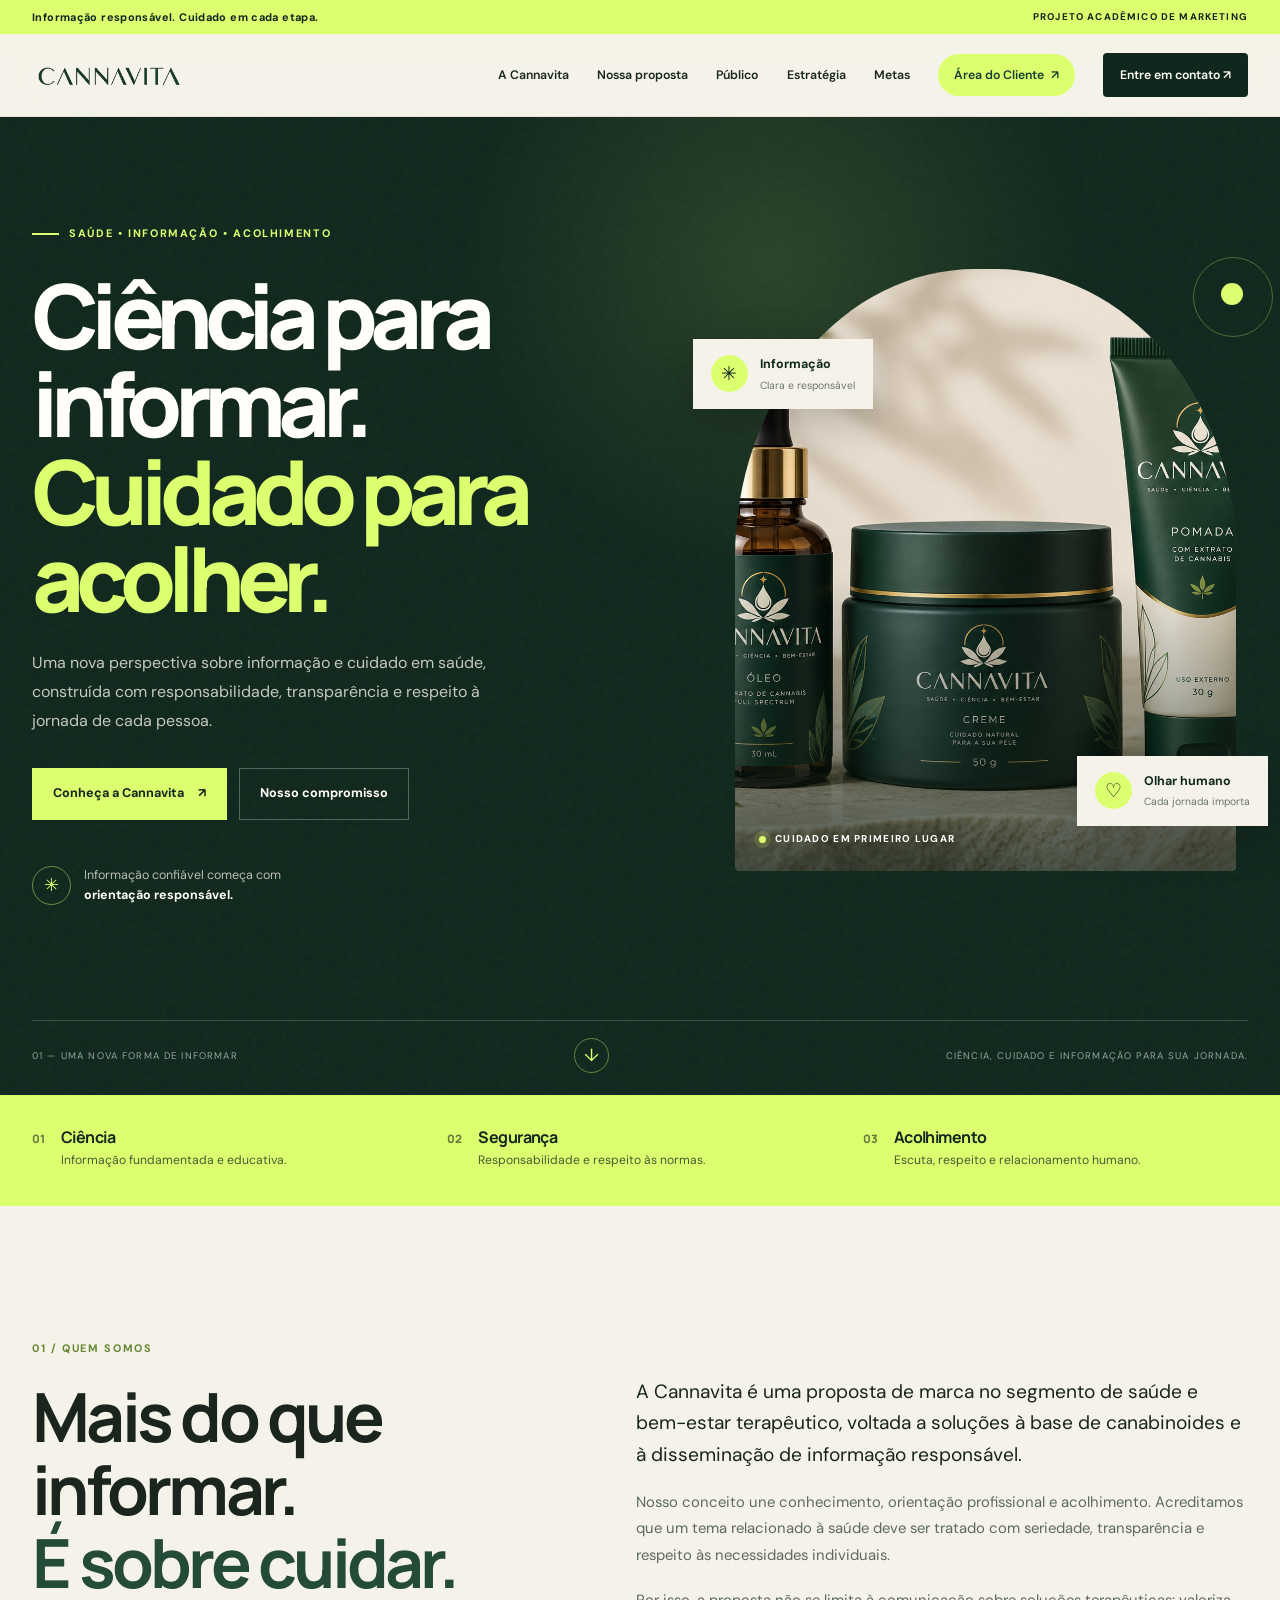
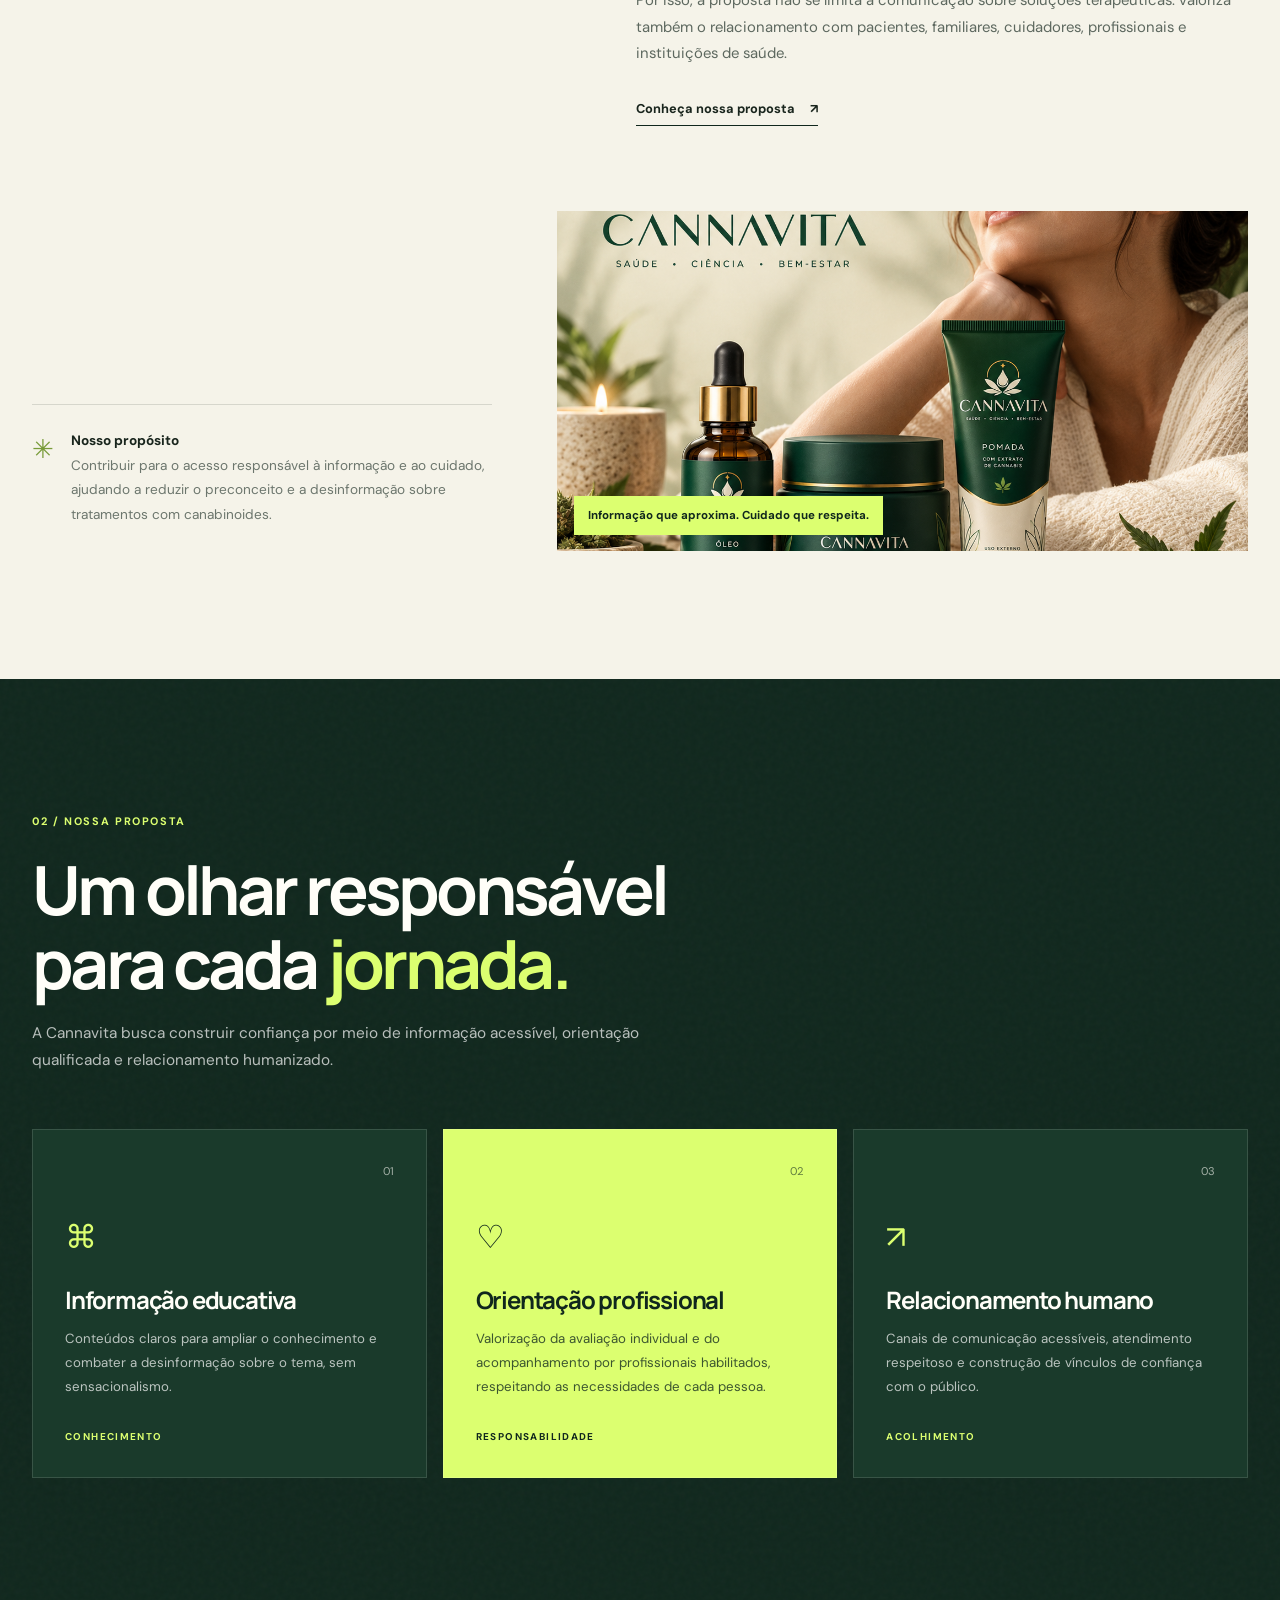
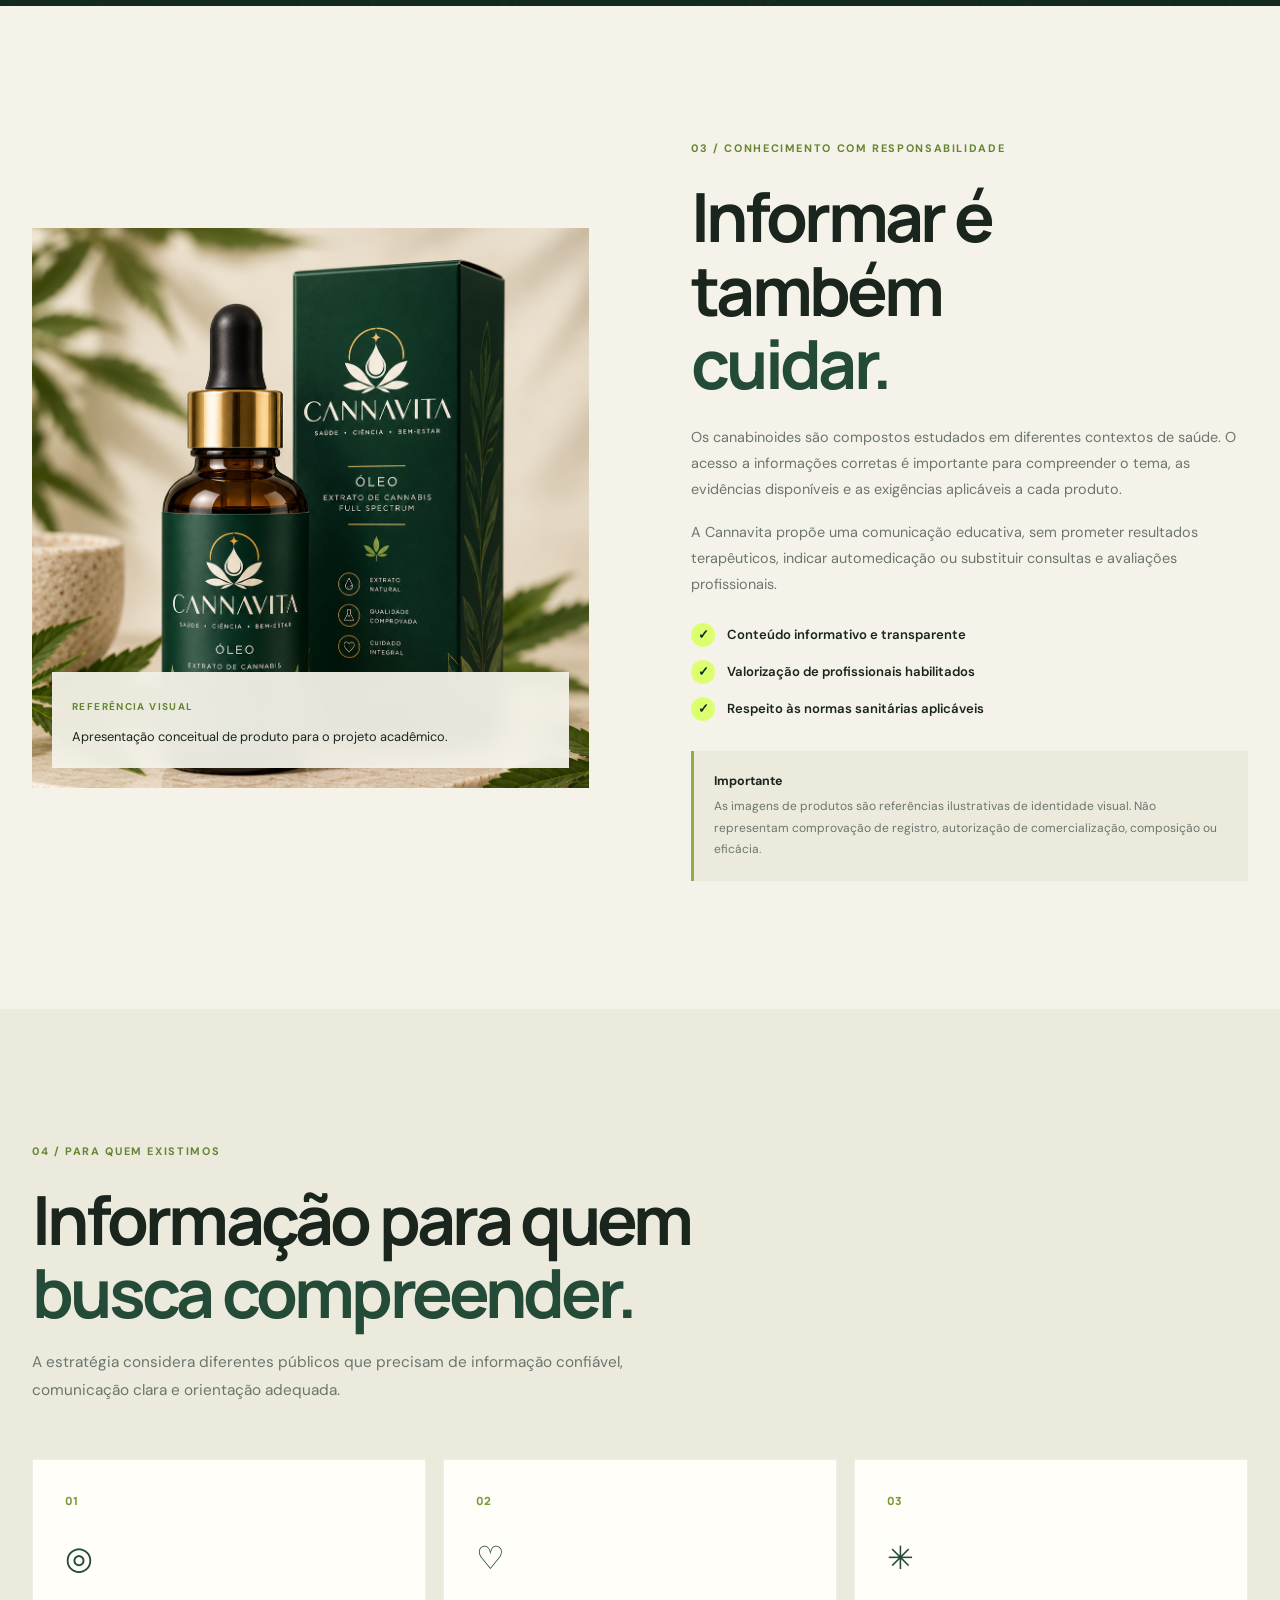
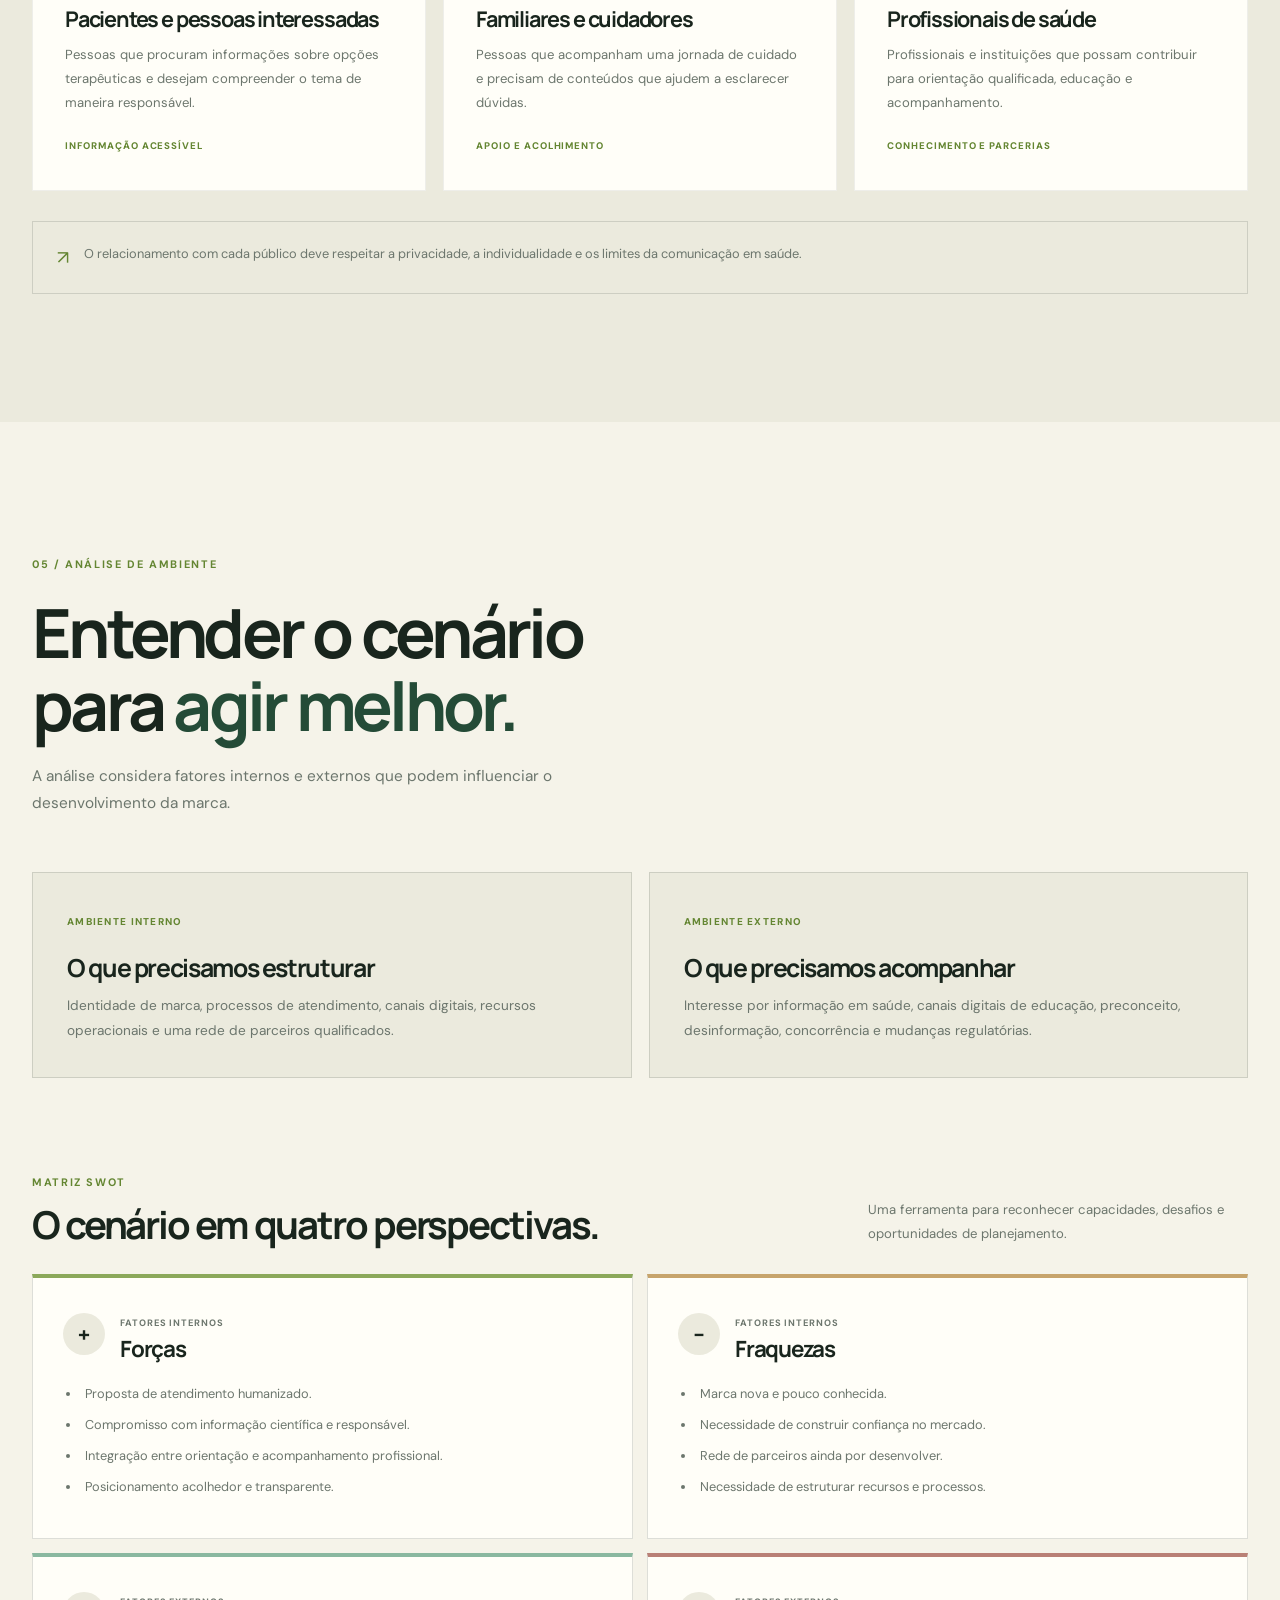
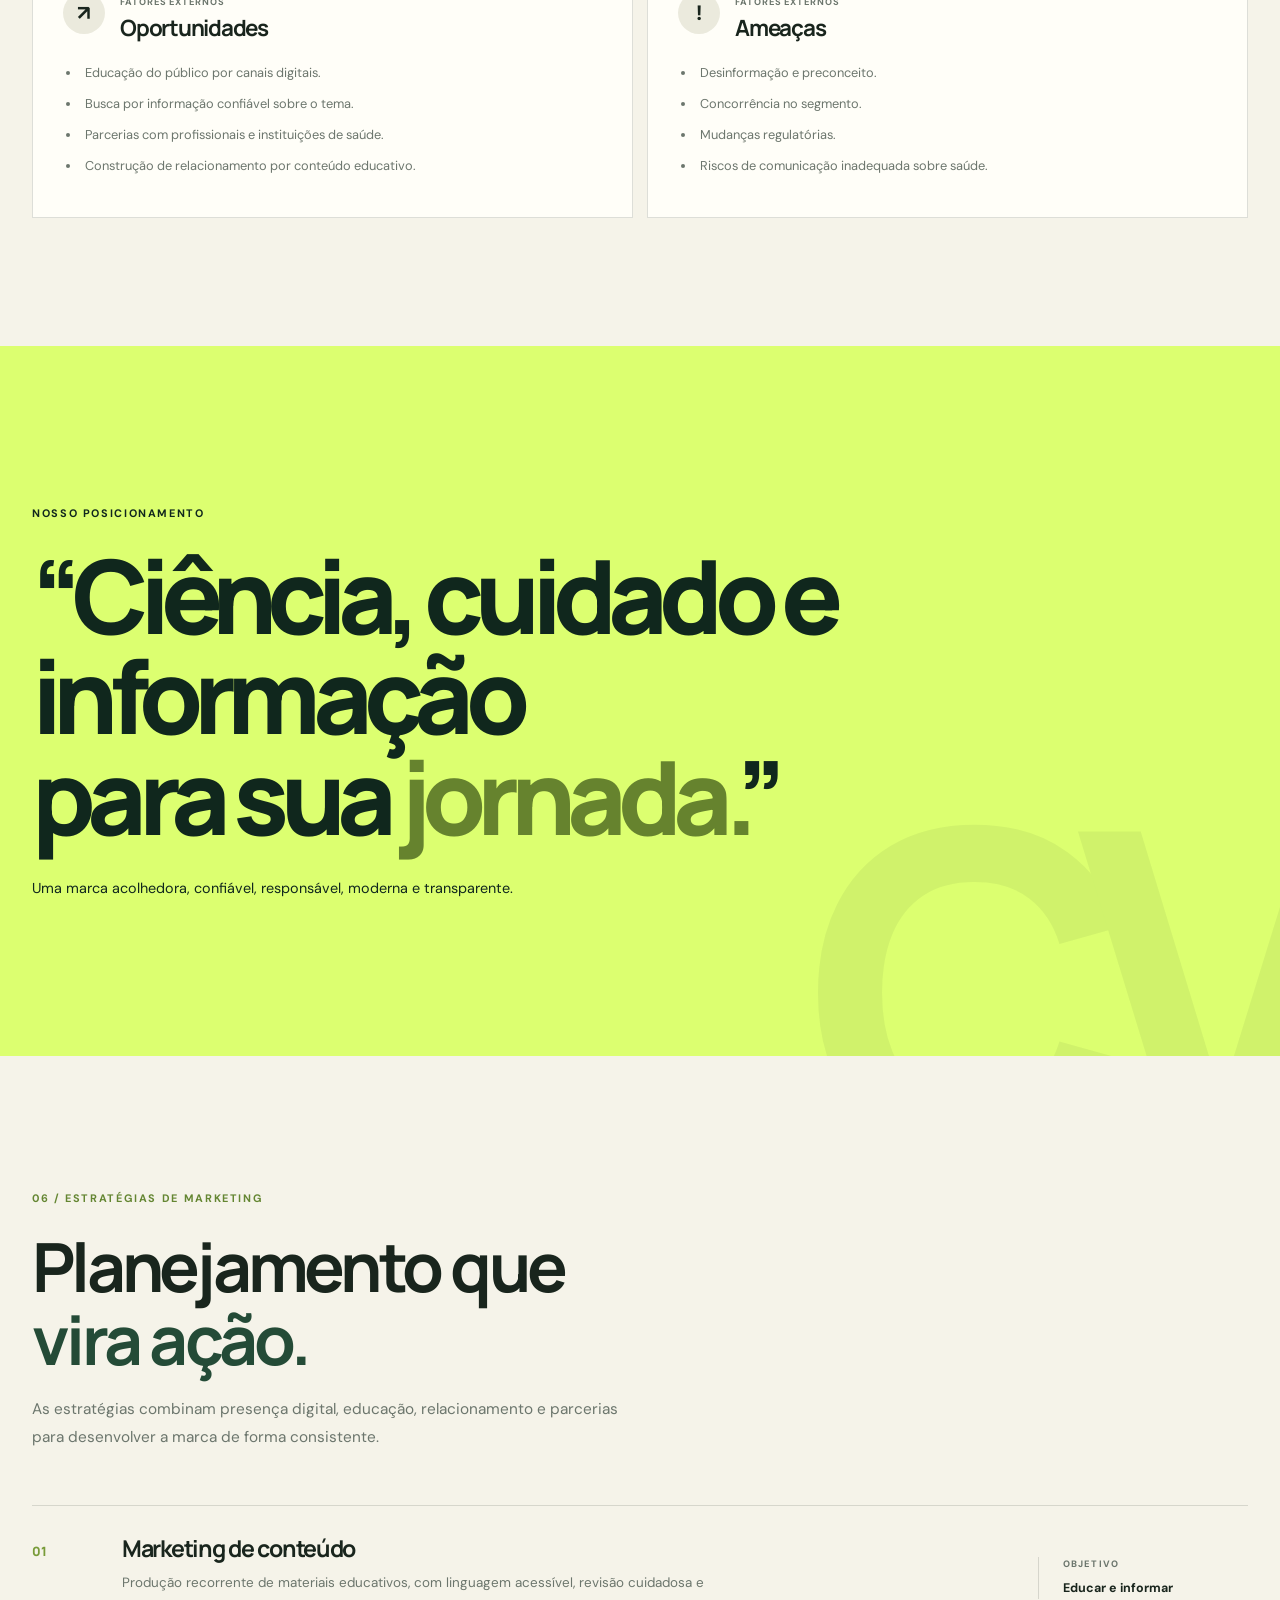
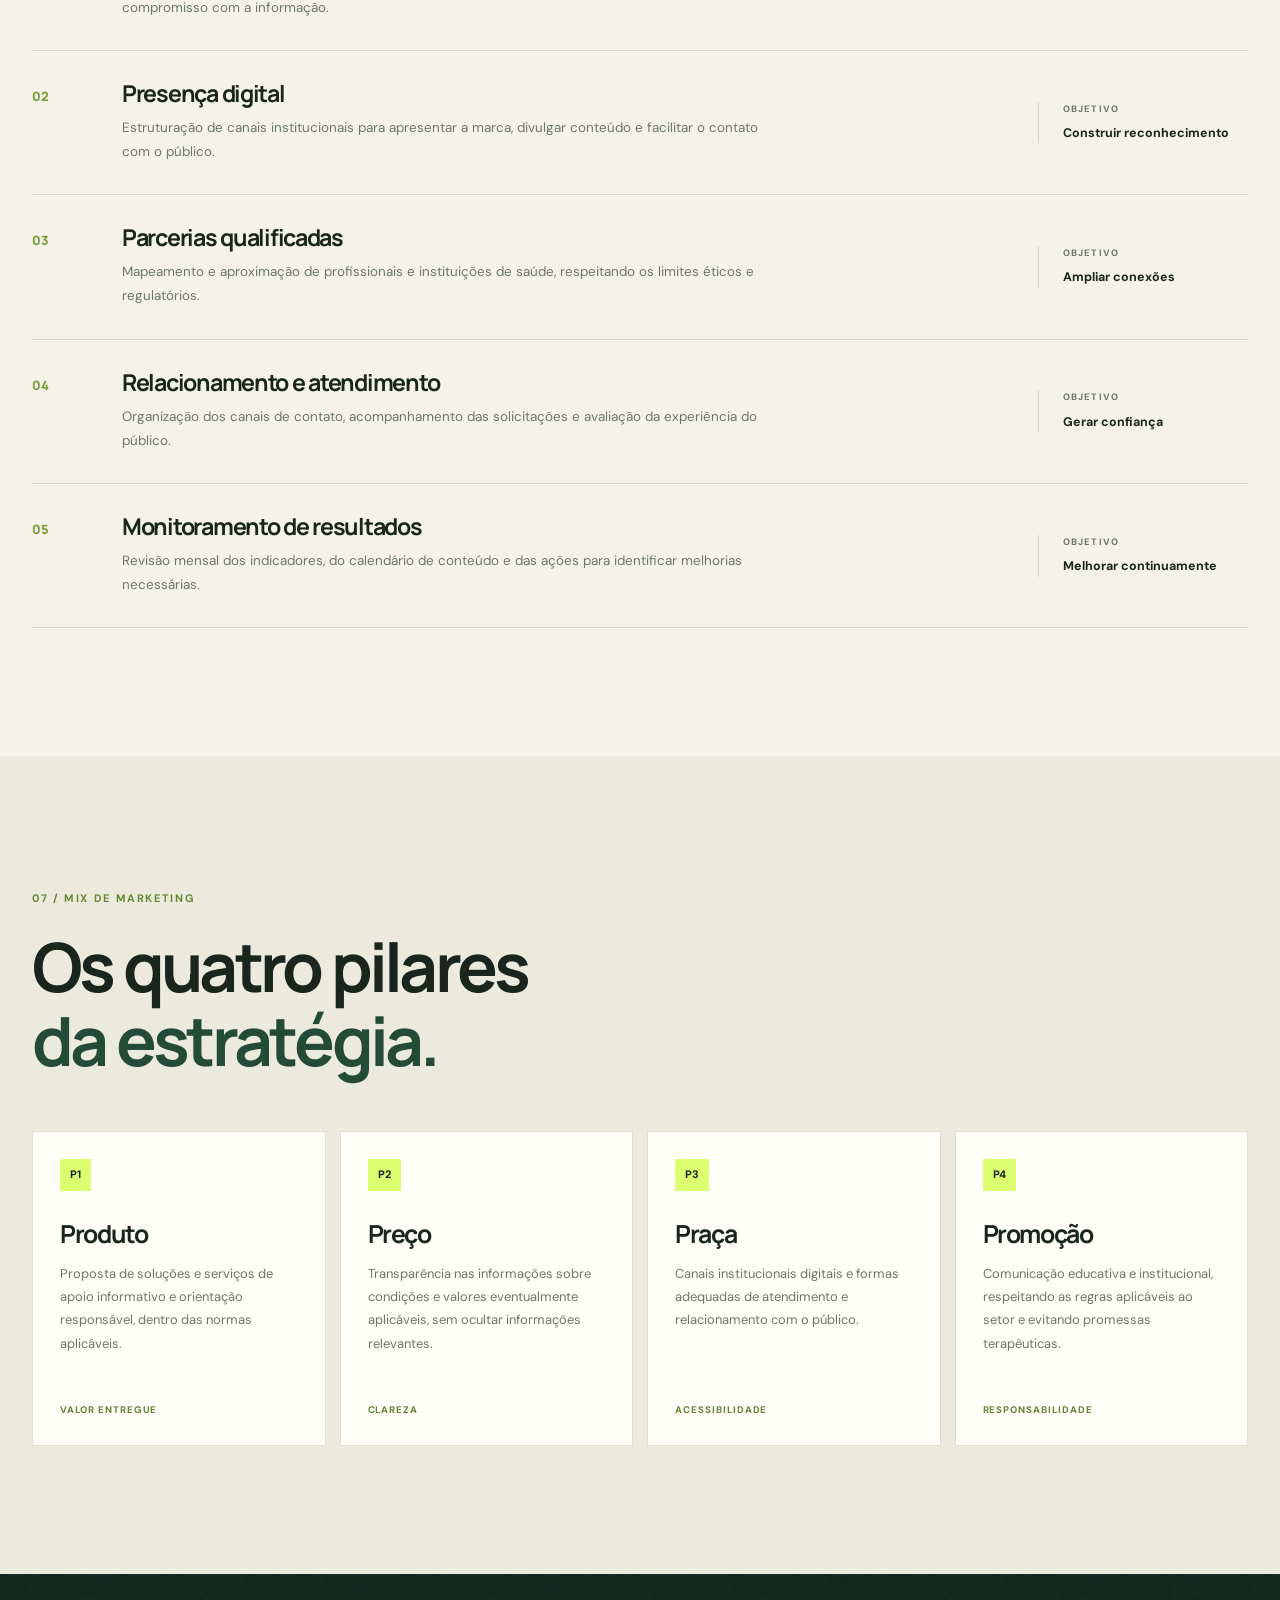
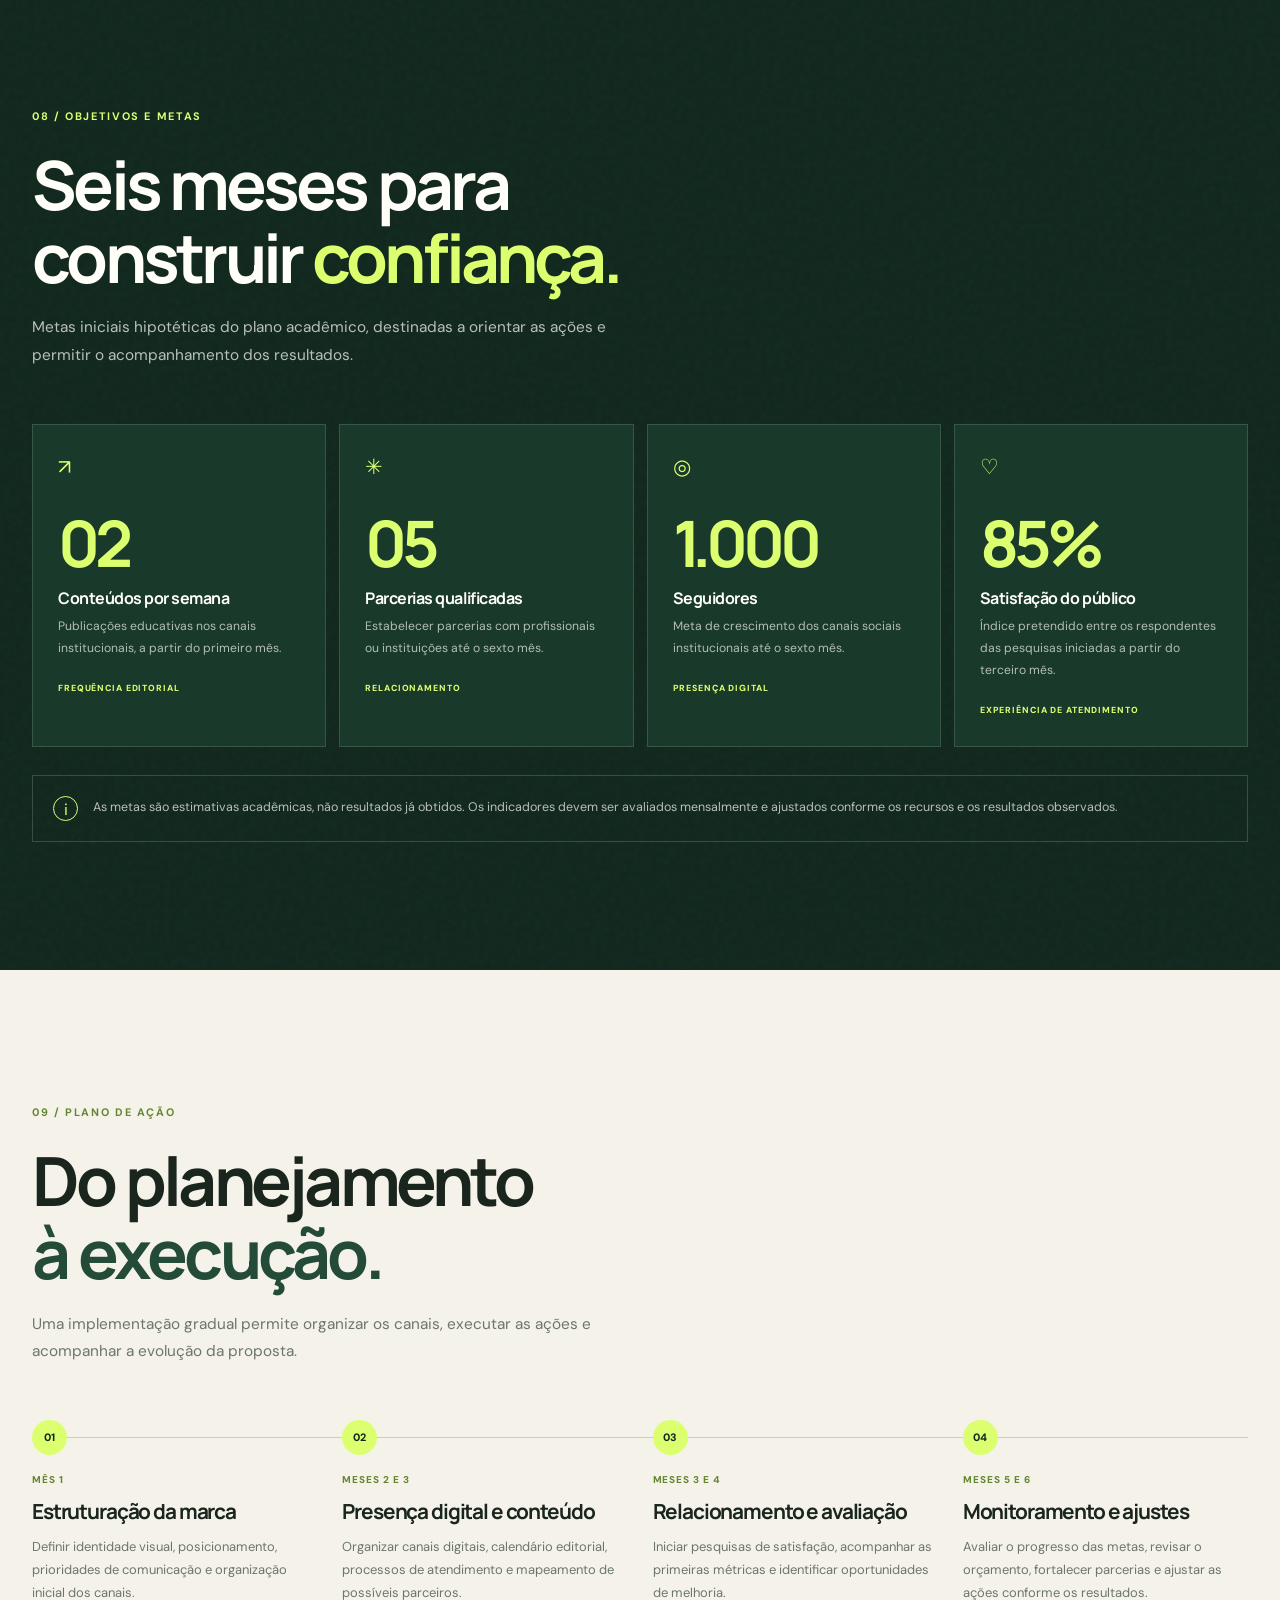
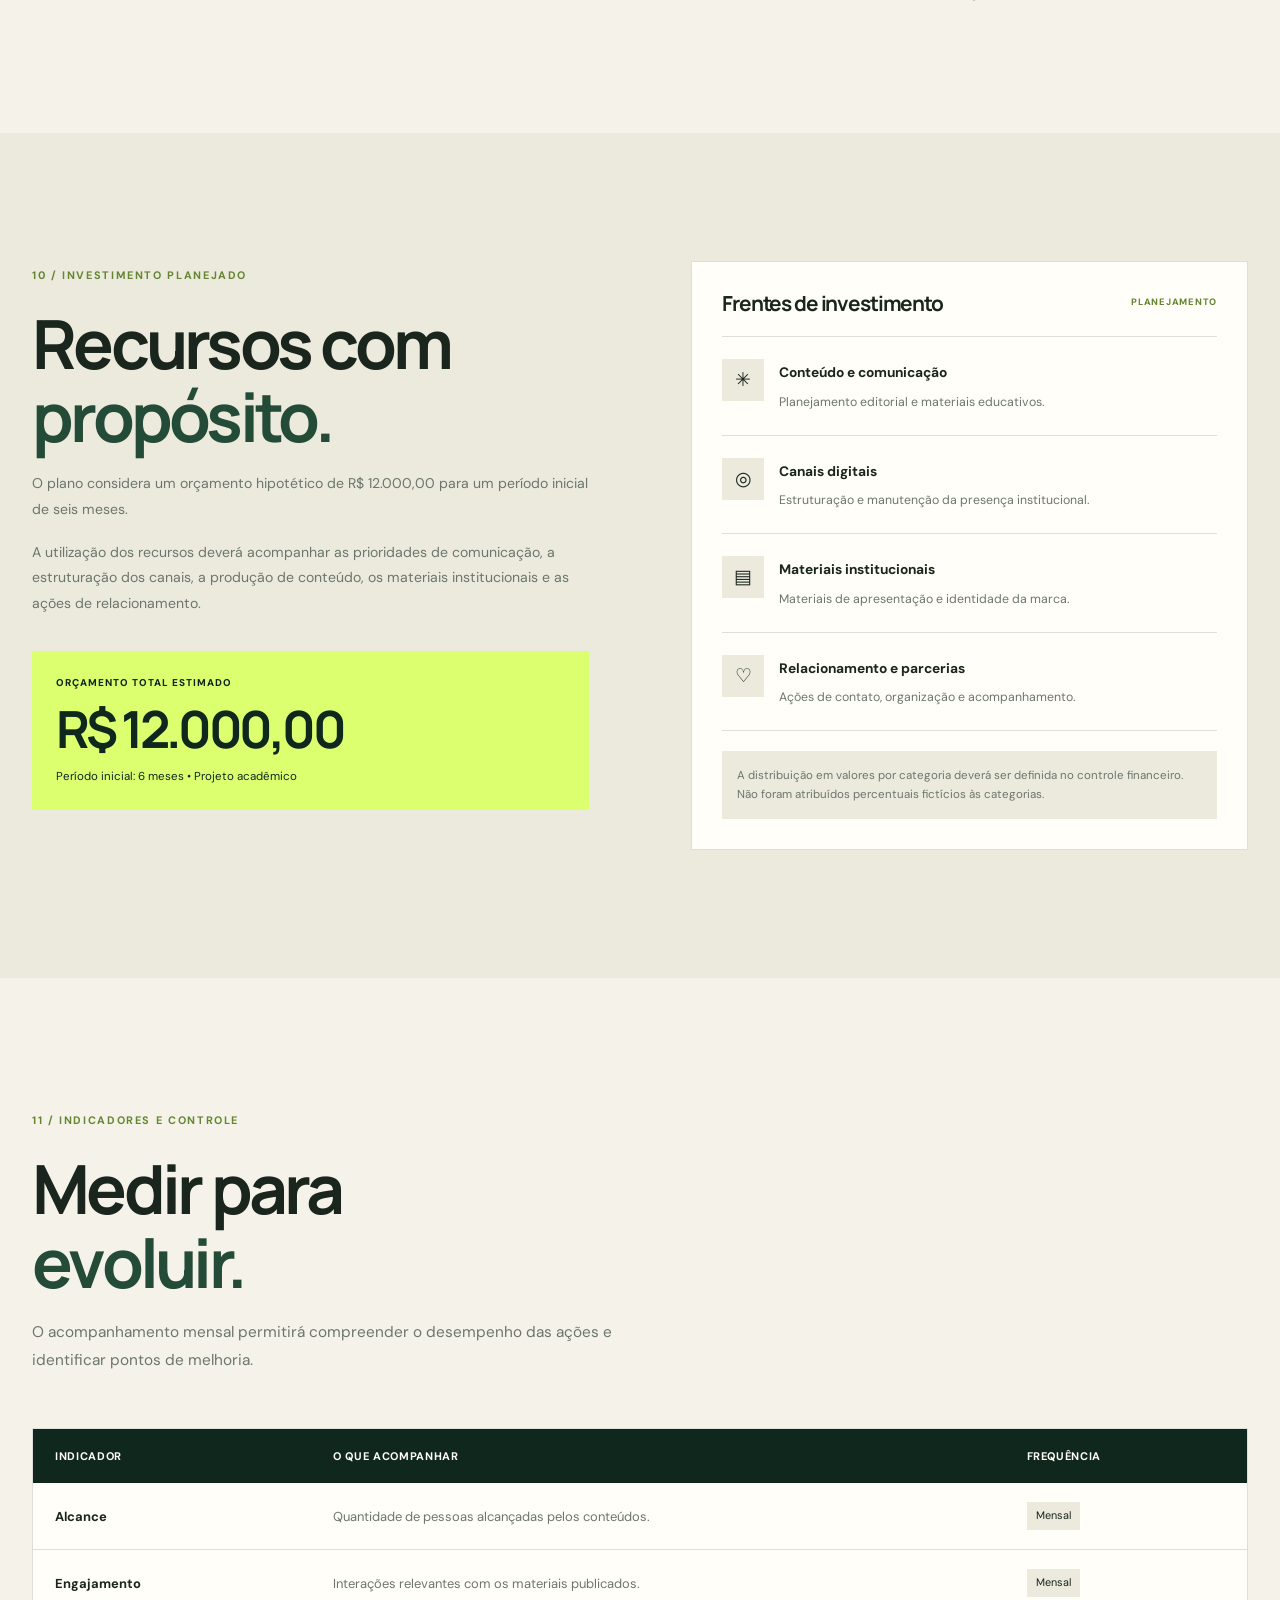
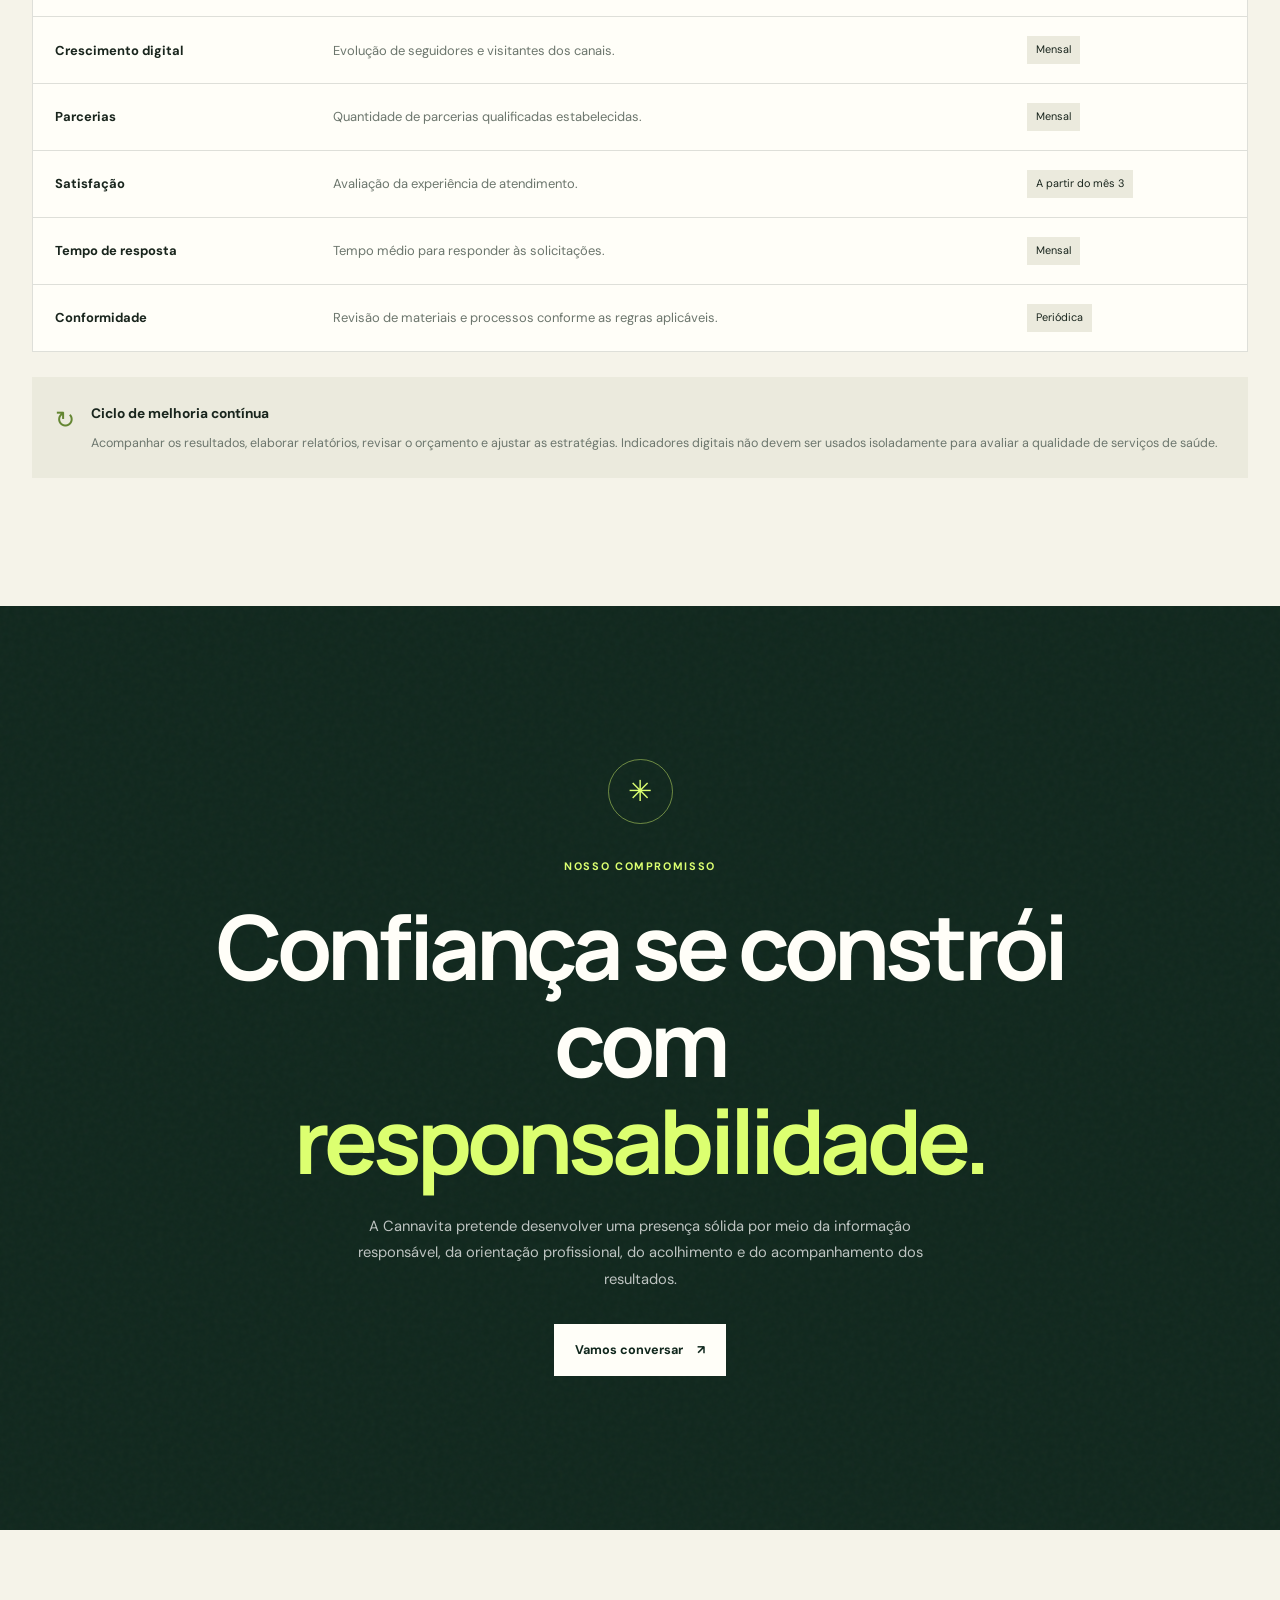
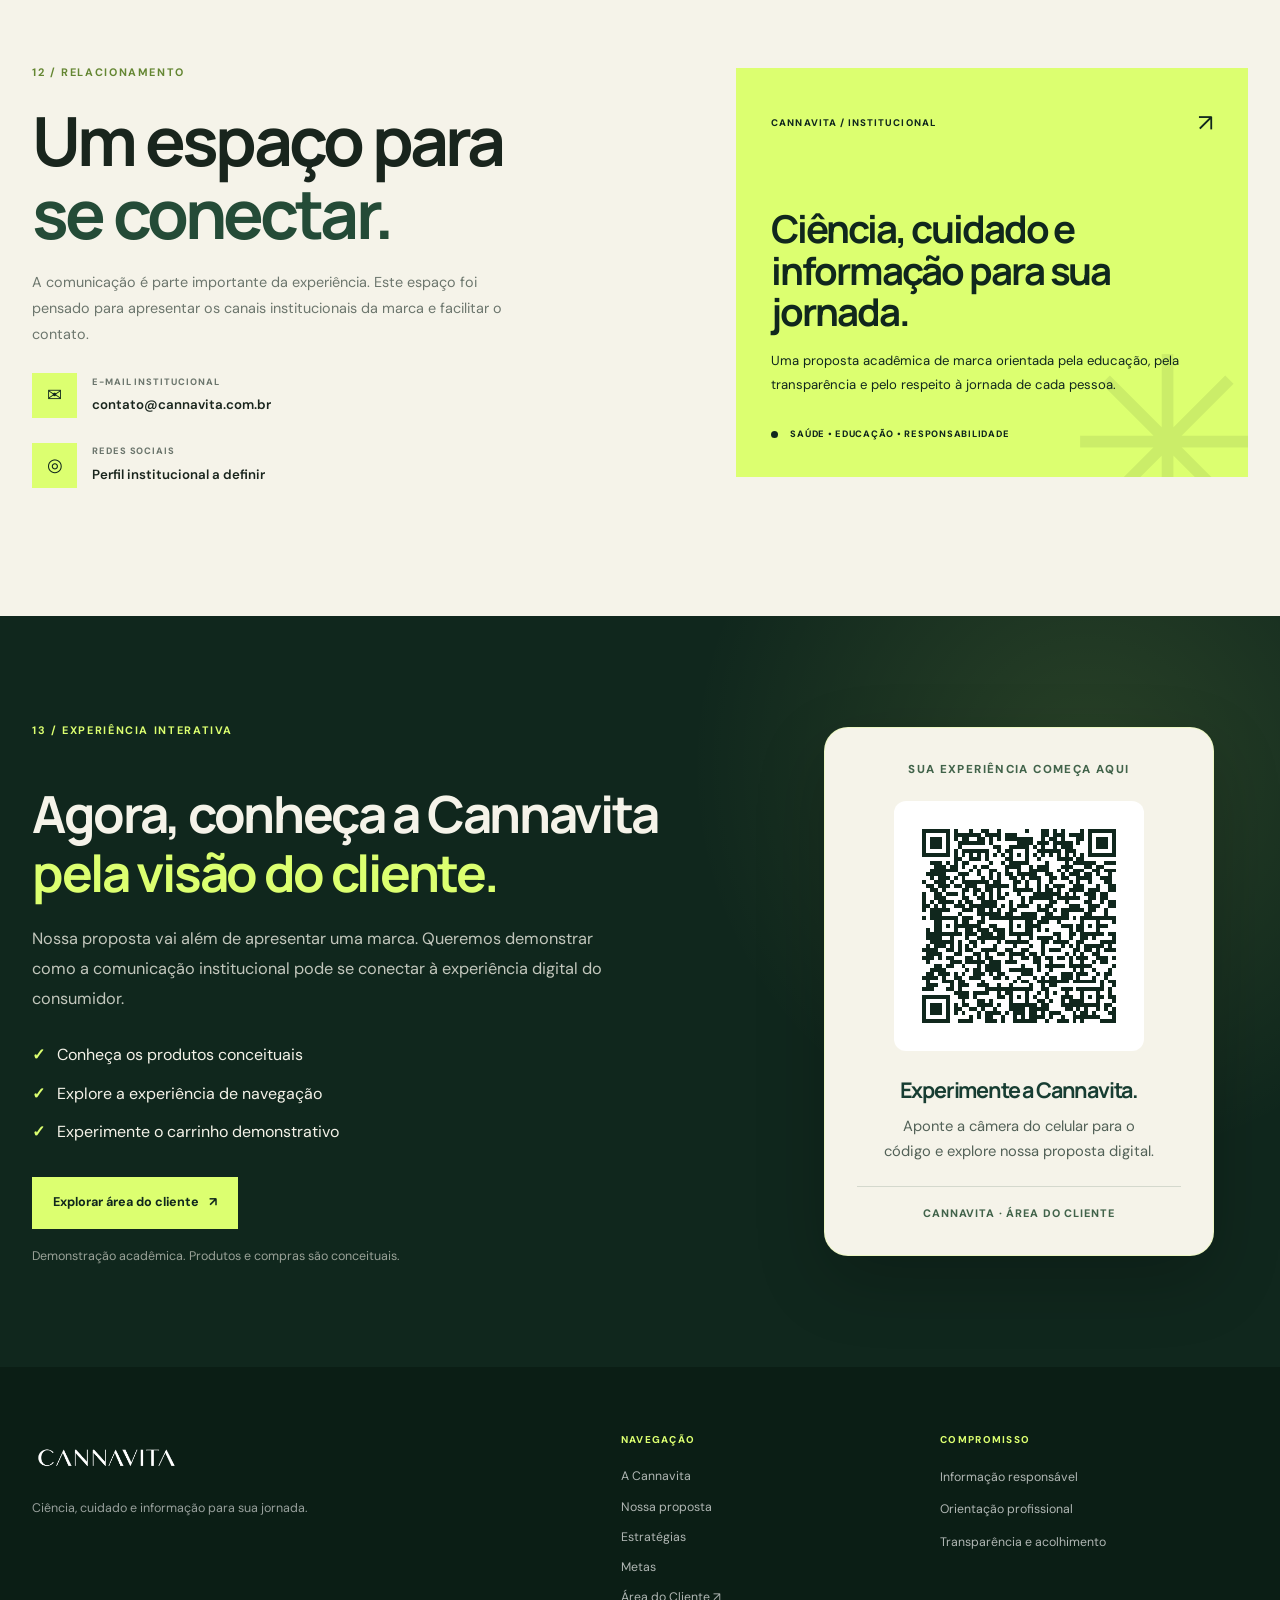
<file: index.html>
<!DOCTYPE html>
<html lang="pt-BR">
<head>
  <meta charset="UTF-8">
  <meta name="viewport" content="width=device-width, initial-scale=1.0">

  <title>Cannavita | Ciência, cuidado e informação</title>

  <meta name="description" content="Conheça a Cannavita, projeto acadêmico de saúde e bem-estar terapêutico dedicado à informação responsável, orientação profissional e acolhimento.">
  <meta name="theme-color" content="#173d32">

  <link rel="icon" type="image/png" href="assets/images/favicon-cannavita.jpg.png">

  <link rel="preconnect" href="https://fonts.googleapis.com">
  <link rel="preconnect" href="https://fonts.gstatic.com" crossorigin>
  <link href="https://fonts.googleapis.com/css2?family=DM+Sans:wght@400;500;600;700&family=Manrope:wght@400;500;600;700;800&display=swap" rel="stylesheet">

  <link rel="stylesheet" href="style.css">
</head>

<body>

  <!-- BARRA SUPERIOR -->
  <div class="topbar">
    <p>Informação responsável. Cuidado em cada etapa.</p>
    <span>Projeto acadêmico de Marketing</span>
  </div>

  <!-- CABEÇALHO -->
  <header class="header" id="topo">
    <div class="container nav-container">

      <a href="#topo" class="brand" aria-label="Cannavita - página inicial">
        <img
          src="assets/images/logo-cannavita.jpg.png"
          alt="Logo Cannavita"
          class="brand-logo"
        >
      </a>

      <button
        class="menu-toggle"
        id="menuToggle"
        aria-label="Abrir menu"
        aria-expanded="false"
        aria-controls="navigation"
      >
        <span></span>
        <span></span>
      </button>

      <nav class="navigation" id="navigation">
        <a href="#sobre">A Cannavita</a>
        <a href="#proposta">Nossa proposta</a>
        <a href="#publico">Público</a>
        <a href="#estrategia">Estratégia</a>
        <a href="#metas">Metas</a>

        <!-- NOVO BOTÃO: ÁREA DO CLIENTE -->
        <a href="cliente.html" class="nav-client">
          Área do Cliente <span>↗</span>
        </a>

        <a href="#contato" class="nav-cta">
          Entre em contato <span>↗️</span>
        </a>
      </nav>

    </div>
  </header>

  <main>

    <!-- HERO -->
    <section class="hero">
      <div class="hero-glow"></div>

      <div class="container hero-grid">

        <div class="hero-content">
          <div class="eyebrow">
            <span class="eyebrow-line"></span>
            SAÚDE • INFORMAÇÃO • ACOLHIMENTO
          </div>

          <h1>
            Ciência para<br>
            informar.<br>
            <span>Cuidado para acolher.</span>
          </h1>

          <p class="hero-description">
            Uma nova perspectiva sobre informação e cuidado em saúde,
            construída com responsabilidade, transparência e respeito
            à jornada de cada pessoa.
          </p>

          <div class="hero-actions">
            <a href="#sobre" class="button button-primary">
              Conheça a Cannavita <span>↗️</span>
            </a>

            <a href="#conhecimento" class="button button-secondary">
              Nosso compromisso
            </a>
          </div>

          <div class="hero-proof">
            <div class="proof-icon">✳</div>
            <p>
              Informação confiável começa com<br>
              <strong>orientação responsável.</strong>
            </p>
          </div>
        </div>

        <div class="hero-visual">
          <div class="hero-image-frame">
            <img
              src="assets/images/produtos.jpg.png"
              alt="Imagem ilustrativa de óleo de canabinoides e embalagem conceitual Cannavita"
              class="hero-image"
            >

            <div class="image-label">
              <span class="label-dot"></span>
              CUIDADO EM PRIMEIRO LUGAR
            </div>
          </div>

          <div class="floating-card floating-card-top">
            <span class="floating-icon">✳</span>
            <div>
              <strong>Informação</strong>
              <small>Clara e responsável</small>
            </div>
          </div>

          <div class="floating-card floating-card-bottom">
            <span class="floating-icon">♡</span>
            <div>
              <strong>Olhar humano</strong>
              <small>Cada jornada importa</small>
            </div>
          </div>

          <div class="hero-orbit orbit-one"></div>
          <div class="hero-orbit orbit-two"></div>
        </div>

      </div>

      <div class="container hero-bottom">
        <span>01 — UMA NOVA FORMA DE INFORMAR</span>
        <a href="#sobre" aria-label="Rolar para a próxima seção">↓</a>
        <span>CIÊNCIA, CUIDADO E INFORMAÇÃO PARA SUA JORNADA.</span>
      </div>
    </section>

    <!-- FAIXA DE POSICIONAMENTO -->
    <section class="values-strip">
      <div class="container values-grid">

        <div class="value-item">
          <span class="value-number">01</span>
          <div>
            <h3>Ciência</h3>
            <p>Informação fundamentada e educativa.</p>
          </div>
        </div>

        <div class="value-item">
          <span class="value-number">02</span>
          <div>
            <h3>Segurança</h3>
            <p>Responsabilidade e respeito às normas.</p>
          </div>
        </div>

        <div class="value-item">
          <span class="value-number">03</span>
          <div>
            <h3>Acolhimento</h3>
            <p>Escuta, respeito e relacionamento humano.</p>
          </div>
        </div>

      </div>
    </section>

    <!-- SOBRE -->
    <section class="section section-light" id="sobre">
      <div class="container about-grid">

        <div class="section-heading">
          <span class="section-kicker">01 / QUEM SOMOS</span>
          <h2>Mais do que informar.<br><span>É sobre cuidar.</span></h2>
        </div>

        <div class="about-copy">
          <p class="lead">
            A Cannavita é uma proposta de marca no segmento de saúde e
            bem-estar terapêutico, voltada a soluções à base de canabinoides
            e à disseminação de informação responsável.
          </p>

          <p>
            Nosso conceito une conhecimento, orientação profissional e
            acolhimento. Acreditamos que um tema relacionado à saúde deve
            ser tratado com seriedade, transparência e respeito às
            necessidades individuais.
          </p>

          <p>
            Por isso, a proposta não se limita à comunicação sobre soluções
            terapêuticas: valoriza também o relacionamento com pacientes,
            familiares, cuidadores, profissionais e instituições de saúde.
          </p>

          <a href="#proposta" class="text-link">
            Conheça nossa proposta <span>↗️</span>
          </a>
        </div>

      </div>

      <div class="container about-bottom">
        <div class="about-note">
          <span class="note-symbol">✳</span>
          <p>
            <strong>Nosso propósito</strong>
            <br>
            Contribuir para o acesso responsável à informação e ao cuidado,
            ajudando a reduzir o preconceito e a desinformação sobre
            tratamentos com canabinoides.
          </p>
        </div>

        <div class="about-image">
          <img
            src="assets/images/cuidado-cannavita.jpg.png"
            alt="Imagem ilustrativa de cuidado e bem-estar"
            loading="lazy"
          >
          <span>Informação que aproxima. Cuidado que respeita.</span>
        </div>
      </div>
    </section>

    <!-- PROPOSTA -->
    <section class="section section-green" id="proposta">
      <div class="container">

        <div class="section-heading heading-light">
          <span class="section-kicker">02 / NOSSA PROPOSTA</span>
          <h2>Um olhar responsável<br>para cada <span>jornada.</span></h2>
          <p>
            A Cannavita busca construir confiança por meio de informação
            acessível, orientação qualificada e relacionamento humanizado.
          </p>
        </div>

        <div class="proposal-grid">

          <article class="proposal-card">
            <span class="card-index">01</span>
            <div class="proposal-icon">⌘</div>
            <h3>Informação educativa</h3>
            <p>
              Conteúdos claros para ampliar o conhecimento e combater a
              desinformação sobre o tema, sem sensacionalismo.
            </p>
            <span class="card-bottom">CONHECIMENTO</span>
          </article>

          <article class="proposal-card proposal-card-featured">
            <span class="card-index">02</span>
            <div class="proposal-icon">♡</div>
            <h3>Orientação profissional</h3>
            <p>
              Valorização da avaliação individual e do acompanhamento
              por profissionais habilitados, respeitando as necessidades
              de cada pessoa.
            </p>
            <span class="card-bottom">RESPONSABILIDADE</span>
          </article>

          <article class="proposal-card">
            <span class="card-index">03</span>
            <div class="proposal-icon">↗️</div>
            <h3>Relacionamento humano</h3>
            <p>
              Canais de comunicação acessíveis, atendimento respeitoso
              e construção de vínculos de confiança com o público.
            </p>
            <span class="card-bottom">ACOLHIMENTO</span>
          </article>

        </div>
      </div>
    </section>

    <!-- CONHECIMENTO / PRODUTO CONCEITUAL -->
    <section class="section section-light" id="conhecimento">
      <div class="container knowledge-grid">

        <div class="knowledge-image-wrap">
          <img
            src="assets/images/oleo-cannavita.jpg.png"
            alt="Referência visual conceitual de frasco de óleo de canabinoides com embalagem"
            loading="lazy"
          >

          <div class="image-caption">
            <span>REFERÊNCIA VISUAL</span>
            <p>Apresentação conceitual de produto para o projeto acadêmico.</p>
          </div>
        </div>

        <div class="knowledge-content">
          <span class="section-kicker">03 / CONHECIMENTO COM RESPONSABILIDADE</span>
          <h2>Informar é também<br><span>cuidar.</span></h2>

          <p>
            Os canabinoides são compostos estudados em diferentes contextos
            de saúde. O acesso a informações corretas é importante para
            compreender o tema, as evidências disponíveis e as exigências
            aplicáveis a cada produto.
          </p>

          <p>
            A Cannavita propõe uma comunicação educativa, sem prometer
            resultados terapêuticos, indicar automedicação ou substituir
            consultas e avaliações profissionais.
          </p>

          <div class="knowledge-points">
            <div><span>✓</span> Conteúdo informativo e transparente</div>
            <div><span>✓</span> Valorização de profissionais habilitados</div>
            <div><span>✓</span> Respeito às normas sanitárias aplicáveis</div>
          </div>

          <div class="disclaimer">
            <strong>Importante</strong>
            <p>
              As imagens de produtos são referências ilustrativas de
              identidade visual. Não representam comprovação de registro,
              autorização de comercialização, composição ou eficácia.
            </p>
          </div>
        </div>

      </div>
    </section>

    <!-- PÚBLICO-ALVO -->
    <section class="section section-soft" id="publico">
      <div class="container">

        <div class="section-heading">
          <span class="section-kicker">04 / PARA QUEM EXISTIMOS</span>
          <h2>Informação para quem<br><span>busca compreender.</span></h2>
          <p>
            A estratégia considera diferentes públicos que precisam de
            informação confiável, comunicação clara e orientação adequada.
          </p>
        </div>

        <div class="audience-grid">

          <article class="audience-card">
            <div class="audience-number">01</div>
            <div class="audience-icon">◎</div>
            <h3>Pacientes e pessoas interessadas</h3>
            <p>
              Pessoas que procuram informações sobre opções terapêuticas
              e desejam compreender o tema de maneira responsável.
            </p>
            <span>INFORMAÇÃO ACESSÍVEL</span>
          </article>

          <article class="audience-card">
            <div class="audience-number">02</div>
            <div class="audience-icon">♡</div>
            <h3>Familiares e cuidadores</h3>
            <p>
              Pessoas que acompanham uma jornada de cuidado e precisam
              de conteúdos que ajudem a esclarecer dúvidas.
            </p>
            <span>APOIO E ACOLHIMENTO</span>
          </article>

          <article class="audience-card">
            <div class="audience-number">03</div>
            <div class="audience-icon">✳</div>
            <h3>Profissionais de saúde</h3>
            <p>
              Profissionais e instituições que possam contribuir para
              orientação qualificada, educação e acompanhamento.
            </p>
            <span>CONHECIMENTO E PARCERIAS</span>
          </article>

        </div>

        <div class="audience-note">
          <span>↗️</span>
          <p>
            O relacionamento com cada público deve respeitar a privacidade,
            a individualidade e os limites da comunicação em saúde.
          </p>
        </div>

      </div>
    </section>

    <!-- AMBIENTE E SWOT -->
    <section class="section section-light" id="ambiente">
      <div class="container">

        <div class="section-heading">
          <span class="section-kicker">05 / ANÁLISE DE AMBIENTE</span>
          <h2>Entender o cenário<br>para <span>agir melhor.</span></h2>
          <p>
            A análise considera fatores internos e externos que podem
            influenciar o desenvolvimento da marca.
          </p>
        </div>

        <div class="environment-grid">
          <article class="environment-card">
            <span class="environment-tag">AMBIENTE INTERNO</span>
            <h3>O que precisamos estruturar</h3>
            <p>
              Identidade de marca, processos de atendimento, canais digitais,
              recursos operacionais e uma rede de parceiros qualificados.
            </p>
          </article>

          <article class="environment-card">
            <span class="environment-tag">AMBIENTE EXTERNO</span>
            <h3>O que precisamos acompanhar</h3>
            <p>
              Interesse por informação em saúde, canais digitais de educação,
              preconceito, desinformação, concorrência e mudanças regulatórias.
            </p>
          </article>
        </div>

        <div class="swot-header">
          <div>
            <span class="section-kicker">MATRIZ SWOT</span>
            <h3>O cenário em quatro perspectivas.</h3>
          </div>
          <p>
            Uma ferramenta para reconhecer capacidades, desafios e
            oportunidades de planejamento.
          </p>
        </div>

        <div class="swot-grid">

          <article class="swot-card swot-strength">
            <div class="swot-title">
              <span>+</span>
              <div>
                <small>FATORES INTERNOS</small>
                <h3>Forças</h3>
              </div>
            </div>
            <ul>
              <li>Proposta de atendimento humanizado.</li>
              <li>Compromisso com informação científica e responsável.</li>
              <li>Integração entre orientação e acompanhamento profissional.</li>
              <li>Posicionamento acolhedor e transparente.</li>
            </ul>
          </article>

          <article class="swot-card swot-weakness">
            <div class="swot-title">
              <span>−</span>
              <div>
                <small>FATORES INTERNOS</small>
                <h3>Fraquezas</h3>
              </div>
            </div>
            <ul>
              <li>Marca nova e pouco conhecida.</li>
              <li>Necessidade de construir confiança no mercado.</li>
              <li>Rede de parceiros ainda por desenvolver.</li>
              <li>Necessidade de estruturar recursos e processos.</li>
            </ul>
          </article>

          <article class="swot-card swot-opportunity">
            <div class="swot-title">
              <span>↗️</span>
              <div>
                <small>FATORES EXTERNOS</small>
                <h3>Oportunidades</h3>
              </div>
            </div>
            <ul>
              <li>Educação do público por canais digitais.</li>
              <li>Busca por informação confiável sobre o tema.</li>
              <li>Parcerias com profissionais e instituições de saúde.</li>
              <li>Construção de relacionamento por conteúdo educativo.</li>
            </ul>
          </article>

          <article class="swot-card swot-threat">
            <div class="swot-title">
              <span>!</span>
              <div>
                <small>FATORES EXTERNOS</small>
                <h3>Ameaças</h3>
              </div>
            </div>
            <ul>
              <li>Desinformação e preconceito.</li>
              <li>Concorrência no segmento.</li>
              <li>Mudanças regulatórias.</li>
              <li>Riscos de comunicação inadequada sobre saúde.</li>
            </ul>
          </article>

        </div>
      </div>
    </section>

    <!-- POSICIONAMENTO -->
    <section class="positioning">
      <div class="container positioning-inner">
        <span class="section-kicker">NOSSO POSICIONAMENTO</span>
        <p class="positioning-quote">
          “Ciência, cuidado e informação<br>
          para sua <em>jornada.</em>”
        </p>
        <p class="positioning-description">
          Uma marca acolhedora, confiável, responsável, moderna e transparente.
        </p>
      </div>
    </section>

    <!-- ESTRATÉGIAS -->
    <section class="section section-light" id="estrategia">
      <div class="container">

        <div class="section-heading">
          <span class="section-kicker">06 / ESTRATÉGIAS DE MARKETING</span>
          <h2>Planejamento que<br><span>vira ação.</span></h2>
          <p>
            As estratégias combinam presença digital, educação, relacionamento
            e parcerias para desenvolver a marca de forma consistente.
          </p>
        </div>

        <div class="strategy-list">

          <article class="strategy-item">
            <span class="strategy-index">01</span>
            <div class="strategy-main">
              <h3>Marketing de conteúdo</h3>
              <p>
                Produção recorrente de materiais educativos, com linguagem
                acessível, revisão cuidadosa e compromisso com a informação.
              </p>
            </div>
            <div class="strategy-side">
              <span>OBJETIVO</span>
              <strong>Educar e informar</strong>
            </div>
          </article>

          <article class="strategy-item">
            <span class="strategy-index">02</span>
            <div class="strategy-main">
              <h3>Presença digital</h3>
              <p>
                Estruturação de canais institucionais para apresentar a marca,
                divulgar conteúdo e facilitar o contato com o público.
              </p>
            </div>
            <div class="strategy-side">
              <span>OBJETIVO</span>
              <strong>Construir reconhecimento</strong>
            </div>
          </article>

          <article class="strategy-item">
            <span class="strategy-index">03</span>
            <div class="strategy-main">
              <h3>Parcerias qualificadas</h3>
              <p>
                Mapeamento e aproximação de profissionais e instituições
                de saúde, respeitando os limites éticos e regulatórios.
              </p>
            </div>
            <div class="strategy-side">
              <span>OBJETIVO</span>
              <strong>Ampliar conexões</strong>
            </div>
          </article>

          <article class="strategy-item">
            <span class="strategy-index">04</span>
            <div class="strategy-main">
              <h3>Relacionamento e atendimento</h3>
              <p>
                Organização dos canais de contato, acompanhamento das
                solicitações e avaliação da experiência do público.
              </p>
            </div>
            <div class="strategy-side">
              <span>OBJETIVO</span>
              <strong>Gerar confiança</strong>
            </div>
          </article>

          <article class="strategy-item">
            <span class="strategy-index">05</span>
            <div class="strategy-main">
              <h3>Monitoramento de resultados</h3>
              <p>
                Revisão mensal dos indicadores, do calendário de conteúdo
                e das ações para identificar melhorias necessárias.
              </p>
            </div>
            <div class="strategy-side">
              <span>OBJETIVO</span>
              <strong>Melhorar continuamente</strong>
            </div>
          </article>

        </div>
      </div>
    </section>

    <!-- MIX DE MARKETING: 4 PS -->
    <section class="section section-soft" id="mix">
      <div class="container">

        <div class="section-heading">
          <span class="section-kicker">07 / MIX DE MARKETING</span>
          <h2>Os quatro pilares<br><span>da estratégia.</span></h2>
        </div>

        <div class="mix-grid">

          <article class="mix-card">
            <span class="mix-letter">P1</span>
            <h3>Produto</h3>
            <p>
              Proposta de soluções e serviços de apoio informativo e
              orientação responsável, dentro das normas aplicáveis.
            </p>
            <span class="mix-label">VALOR ENTREGUE</span>
          </article>

          <article class="mix-card">
            <span class="mix-letter">P2</span>
            <h3>Preço</h3>
            <p>
              Transparência nas informações sobre condições e valores
              eventualmente aplicáveis, sem ocultar informações relevantes.
            </p>
            <span class="mix-label">CLAREZA</span>
          </article>

          <article class="mix-card">
            <span class="mix-letter">P3</span>
            <h3>Praça</h3>
            <p>
              Canais institucionais digitais e formas adequadas de
              atendimento e relacionamento com o público.
            </p>
            <span class="mix-label">ACESSIBILIDADE</span>
          </article>

          <article class="mix-card">
            <span class="mix-letter">P4</span>
            <h3>Promoção</h3>
            <p>
              Comunicação educativa e institucional, respeitando as
              regras aplicáveis ao setor e evitando promessas terapêuticas.
            </p>
            <span class="mix-label">RESPONSABILIDADE</span>
          </article>

        </div>
      </div>
    </section>

    <!-- OBJETIVOS E METAS -->
    <section class="section section-green" id="metas">
      <div class="container">

        <div class="section-heading heading-light">
          <span class="section-kicker">08 / OBJETIVOS E METAS</span>
          <h2>Seis meses para<br>construir <span>confiança.</span></h2>
          <p>
            Metas iniciais hipotéticas do plano acadêmico, destinadas
            a orientar as ações e permitir o acompanhamento dos resultados.
          </p>
        </div>

        <div class="metrics-grid">

          <article class="metric-card">
            <span class="metric-symbol">↗️</span>
            <strong class="metric-number">02</strong>
            <h3>Conteúdos por semana</h3>
            <p>Publicações educativas nos canais institucionais, a partir do primeiro mês.</p>
            <span class="metric-foot">FREQUÊNCIA EDITORIAL</span>
          </article>

          <article class="metric-card">
            <span class="metric-symbol">✳</span>
            <strong class="metric-number">05</strong>
            <h3>Parcerias qualificadas</h3>
            <p>Estabelecer parcerias com profissionais ou instituições até o sexto mês.</p>
            <span class="metric-foot">RELACIONAMENTO</span>
          </article>

          <article class="metric-card">
            <span class="metric-symbol">◎</span>
            <strong class="metric-number">1.000</strong>
            <h3>Seguidores</h3>
            <p>Meta de crescimento dos canais sociais institucionais até o sexto mês.</p>
            <span class="metric-foot">PRESENÇA DIGITAL</span>
          </article>

          <article class="metric-card">
            <span class="metric-symbol">♡</span>
            <strong class="metric-number">85%</strong>
            <h3>Satisfação do público</h3>
            <p>Índice pretendido entre os respondentes das pesquisas iniciadas a partir do terceiro mês.</p>
            <span class="metric-foot">EXPERIÊNCIA DE ATENDIMENTO</span>
          </article>

        </div>

        <div class="metrics-note">
          <span>i</span>
          <p>
            As metas são estimativas acadêmicas, não resultados já obtidos.
            Os indicadores devem ser avaliados mensalmente e ajustados conforme
            os recursos e os resultados observados.
          </p>
        </div>

      </div>
    </section>

    <!-- PLANO DE AÇÃO -->
    <section class="section section-light" id="plano-acao">
      <div class="container">

        <div class="section-heading">
          <span class="section-kicker">09 / PLANO DE AÇÃO</span>
          <h2>Do planejamento<br><span>à execução.</span></h2>
          <p>
            Uma implementação gradual permite organizar os canais,
            executar as ações e acompanhar a evolução da proposta.
          </p>
        </div>

        <div class="timeline">

          <article class="timeline-item">
            <div class="timeline-marker">01</div>
            <div class="timeline-content">
              <span>MÊS 1</span>
              <h3>Estruturação da marca</h3>
              <p>
                Definir identidade visual, posicionamento, prioridades
                de comunicação e organização inicial dos canais.
              </p>
            </div>
          </article>

          <article class="timeline-item">
            <div class="timeline-marker">02</div>
            <div class="timeline-content">
              <span>MESES 2 E 3</span>
              <h3>Presença digital e conteúdo</h3>
              <p>
                Organizar canais digitais, calendário editorial, processos
                de atendimento e mapeamento de possíveis parceiros.
              </p>
            </div>
          </article>

          <article class="timeline-item">
            <div class="timeline-marker">03</div>
            <div class="timeline-content">
              <span>MESES 3 E 4</span>
              <h3>Relacionamento e avaliação</h3>
              <p>
                Iniciar pesquisas de satisfação, acompanhar as primeiras
                métricas e identificar oportunidades de melhoria.
              </p>
            </div>
          </article>

          <article class="timeline-item">
            <div class="timeline-marker">04</div>
            <div class="timeline-content">
              <span>MESES 5 E 6</span>
              <h3>Monitoramento e ajustes</h3>
              <p>
                Avaliar o progresso das metas, revisar o orçamento,
                fortalecer parcerias e ajustar as ações conforme os resultados.
              </p>
            </div>
          </article>

        </div>

      </div>
    </section>

    <!-- ORÇAMENTO -->
    <section class="section section-soft" id="orcamento">
      <div class="container budget-grid">

        <div class="budget-content">
          <span class="section-kicker">10 / INVESTIMENTO PLANEJADO</span>
          <h2>Recursos com<br><span>propósito.</span></h2>

          <p>
            O plano considera um orçamento hipotético de R$ 12.000,00
            para um período inicial de seis meses.
          </p>

          <p>
            A utilização dos recursos deverá acompanhar as prioridades
            de comunicação, a estruturação dos canais, a produção de
            conteúdo, os materiais institucionais e as ações de relacionamento.
          </p>

          <div class="budget-total">
            <span>ORÇAMENTO TOTAL ESTIMADO</span>
            <strong>R$ 12.000,00</strong>
            <small>Período inicial: 6 meses • Projeto acadêmico</small>
          </div>
        </div>

        <div class="budget-breakdown">
          <div class="budget-breakdown-head">
            <h3>Frentes de investimento</h3>
            <span>PLANEJAMENTO</span>
          </div>

          <div class="budget-line">
            <div class="budget-line-icon">✳</div>
            <div class="budget-line-text">
              <strong>Conteúdo e comunicação</strong>
              <p>Planejamento editorial e materiais educativos.</p>
            </div>
          </div>

          <div class="budget-line">
            <div class="budget-line-icon">◎</div>
            <div class="budget-line-text">
              <strong>Canais digitais</strong>
              <p>Estruturação e manutenção da presença institucional.</p>
            </div>
          </div>

          <div class="budget-line">
            <div class="budget-line-icon">▤</div>
            <div class="budget-line-text">
              <strong>Materiais institucionais</strong>
              <p>Materiais de apresentação e identidade da marca.</p>
            </div>
          </div>

          <div class="budget-line">
            <div class="budget-line-icon">♡</div>
            <div class="budget-line-text">
              <strong>Relacionamento e parcerias</strong>
              <p>Ações de contato, organização e acompanhamento.</p>
            </div>
          </div>

          <div class="budget-warning">
            A distribuição em valores por categoria deverá ser definida
            no controle financeiro. Não foram atribuídos percentuais
            fictícios às categorias.
          </div>
        </div>

      </div>
    </section>

    <!-- INDICADORES -->
    <section class="section section-light" id="indicadores">
      <div class="container">

        <div class="section-heading">
          <span class="section-kicker">11 / INDICADORES E CONTROLE</span>
          <h2>Medir para<br><span>evoluir.</span></h2>
          <p>
            O acompanhamento mensal permitirá compreender o desempenho
            das ações e identificar pontos de melhoria.
          </p>
        </div>

        <div class="indicators-table-wrap">
          <table class="indicators-table">
            <thead>
              <tr>
                <th>Indicador</th>
                <th>O que acompanhar</th>
                <th>Frequência</th>
              </tr>
            </thead>
            <tbody>
              <tr>
                <td><strong>Alcance</strong></td>
                <td>Quantidade de pessoas alcançadas pelos conteúdos.</td>
                <td><span class="table-pill">Mensal</span></td>
              </tr>
              <tr>
                <td><strong>Engajamento</strong></td>
                <td>Interações relevantes com os materiais publicados.</td>
                <td><span class="table-pill">Mensal</span></td>
              </tr>
              <tr>
                <td><strong>Crescimento digital</strong></td>
                <td>Evolução de seguidores e visitantes dos canais.</td>
                <td><span class="table-pill">Mensal</span></td>
              </tr>
              <tr>
                <td><strong>Parcerias</strong></td>
                <td>Quantidade de parcerias qualificadas estabelecidas.</td>
                <td><span class="table-pill">Mensal</span></td>
              </tr>
              <tr>
                <td><strong>Satisfação</strong></td>
                <td>Avaliação da experiência de atendimento.</td>
                <td><span class="table-pill">A partir do mês 3</span></td>
              </tr>
              <tr>
                <td><strong>Tempo de resposta</strong></td>
                <td>Tempo médio para responder às solicitações.</td>
                <td><span class="table-pill">Mensal</span></td>
              </tr>
              <tr>
                <td><strong>Conformidade</strong></td>
                <td>Revisão de materiais e processos conforme as regras aplicáveis.</td>
                <td><span class="table-pill">Periódica</span></td>
              </tr>
            </tbody>
          </table>
        </div>

        <div class="control-note">
          <span>↻</span>
          <div>
            <strong>Ciclo de melhoria contínua</strong>
            <p>
              Acompanhar os resultados, elaborar relatórios, revisar o
              orçamento e ajustar as estratégias. Indicadores digitais
              não devem ser usados isoladamente para avaliar a qualidade
              de serviços de saúde.
            </p>
          </div>
        </div>

      </div>
    </section>

    <!-- COMPROMISSO -->
    <section class="closing-section">
      <div class="container closing-inner">
        <div class="closing-symbol">✳</div>
        <span class="section-kicker">NOSSO COMPROMISSO</span>
        <h2>Confiança se constrói<br>com <em>responsabilidade.</em></h2>
        <p>
          A Cannavita pretende desenvolver uma presença sólida por meio
          da informação responsável, da orientação profissional, do
          acolhimento e do acompanhamento dos resultados.
        </p>
        <a href="#contato" class="button button-light">
          Vamos conversar <span>↗️</span>
        </a>
      </div>
    </section>

    <!-- CONTATO -->
    <section class="section section-light" id="contato">
      <div class="container contact-grid">

        <div class="contact-content">
          <span class="section-kicker">12 / RELACIONAMENTO</span>
          <h2>Um espaço para<br><span>se conectar.</span></h2>
          <p>
            A comunicação é parte importante da experiência. Este espaço
            foi pensado para apresentar os canais institucionais da marca
            e facilitar o contato.
          </p>

          <div class="contact-detail">
            <span class="contact-detail-icon">✉</span>
            <div>
              <small>E-MAIL INSTITUCIONAL</small>
              <a href="mailto:contato@cannavita.com.br">
                contato@cannavita.com.br
              </a>
            </div>
          </div>

          <div class="contact-detail">
            <span class="contact-detail-icon">◎</span>
            <div>
              <small>REDES SOCIAIS</small>
              <p>Perfil institucional a definir</p>
            </div>
          </div>
        </div>

        <div class="contact-card">
          <div class="contact-card-top">
            <span class="contact-card-label">CANNAVITA / INSTITUCIONAL</span>
            <span class="contact-card-symbol">↗️</span>
          </div>

          <h3>Ciência, cuidado e informação para sua jornada.</h3>

          <p>
            Uma proposta acadêmica de marca orientada pela educação,
            pela transparência e pelo respeito à jornada de cada pessoa.
          </p>

          <div class="contact-card-bottom">
            <span class="contact-card-dot"></span>
            <span>SAÚDE • EDUCAÇÃO • RESPONSABILIDADE</span>
          </div>
        </div>

      </div>
    </section>

    <!-- NOVA SEÇÃO: EXPERIÊNCIA INTERATIVA E QR CODE -->
    <section class="client-experience" id="experiencia-cliente">
      <div class="container client-experience-grid">

        <div class="client-experience-content">
          <span class="section-kicker">
            13 / EXPERIÊNCIA INTERATIVA
          </span>

          <h2>
            Agora, conheça a Cannavita<br>
            <span>pela visão do cliente.</span>
          </h2>

          <p>
            Nossa proposta vai além de apresentar uma marca.
            Queremos demonstrar como a comunicação institucional
            pode se conectar à experiência digital do consumidor.
          </p>

          <div class="client-experience-points">
            <div><span>✓</span> Conheça os produtos conceituais</div>
            <div><span>✓</span> Explore a experiência de navegação</div>
            <div><span>✓</span> Experimente o carrinho demonstrativo</div>
          </div>

          <a href="cliente.html" class="button button-primary">
            Explorar área do cliente <span>↗</span>
          </a>

          <small class="client-academic-note">
            Demonstração acadêmica. Produtos e compras são conceituais.
          </small>
        </div>

        <div class="client-qr-card">
          <span class="client-qr-label">SUA EXPERIÊNCIA COMEÇA AQUI</span>

          <div class="client-qr-image">
            <img
              src="assets/images/qr-cannavita-cliente.jpg.png"
              alt="QR Code para acessar a área do cliente Cannavita"
              loading="lazy"
            >
          </div>

          <h3>Experimente a Cannavita.</h3>

          <p>
            Aponte a câmera do celular para o código e explore
            nossa proposta digital.
          </p>

          <span class="client-qr-url">
            CANNAVITA · ÁREA DO CLIENTE
          </span>
        </div>

      </div>
    </section>

  </main>

  <!-- RODAPÉ -->
  <footer class="footer">
    <div class="container footer-main">

      <div class="footer-brand">
        <a href="#topo" aria-label="Voltar ao topo">
          <img
            src="assets/images/logo-cannavita.jpg.png"
            alt="Cannavita"
            class="footer-logo"
            loading="lazy"
          >
        </a>
        <p>Ciência, cuidado e informação para sua jornada.</p>
      </div>

      <div class="footer-links">
        <span>NAVEGAÇÃO</span>
        <a href="#sobre">A Cannavita</a>
        <a href="#proposta">Nossa proposta</a>
        <a href="#estrategia">Estratégias</a>
        <a href="#metas">Metas</a>
        <a href="cliente.html">Área do Cliente ↗</a>
      </div>

      <div class="footer-links">
        <span>COMPROMISSO</span>
        <p>Informação responsável</p>
        <p>Orientação profissional</p>
        <p>Transparência e acolhimento</p>
      </div>

    </div>

    <div class="container footer-bottom">
      <p>© <span id="currentYear"></span> Cannavita. Todos os direitos reservados.</p>
      <p>Projeto acadêmico fictício • Marketing</p>
    </div>

    <div class="container footer-disclaimer">
      Este site é uma apresentação acadêmica fictícia. Não oferece diagnóstico,
      prescrição ou orientação médica individual. Imagens de produtos são
      ilustrativas. Qualquer atividade comercial dependeria do cumprimento
      das exigências legais, sanitárias e profissionais aplicáveis.
    </div>
  </footer>

  <button class="back-to-top" id="backToTop" aria-label="Voltar ao topo">↑</button>

  <script src="script.js"></script>
</body>
</html>
</file>
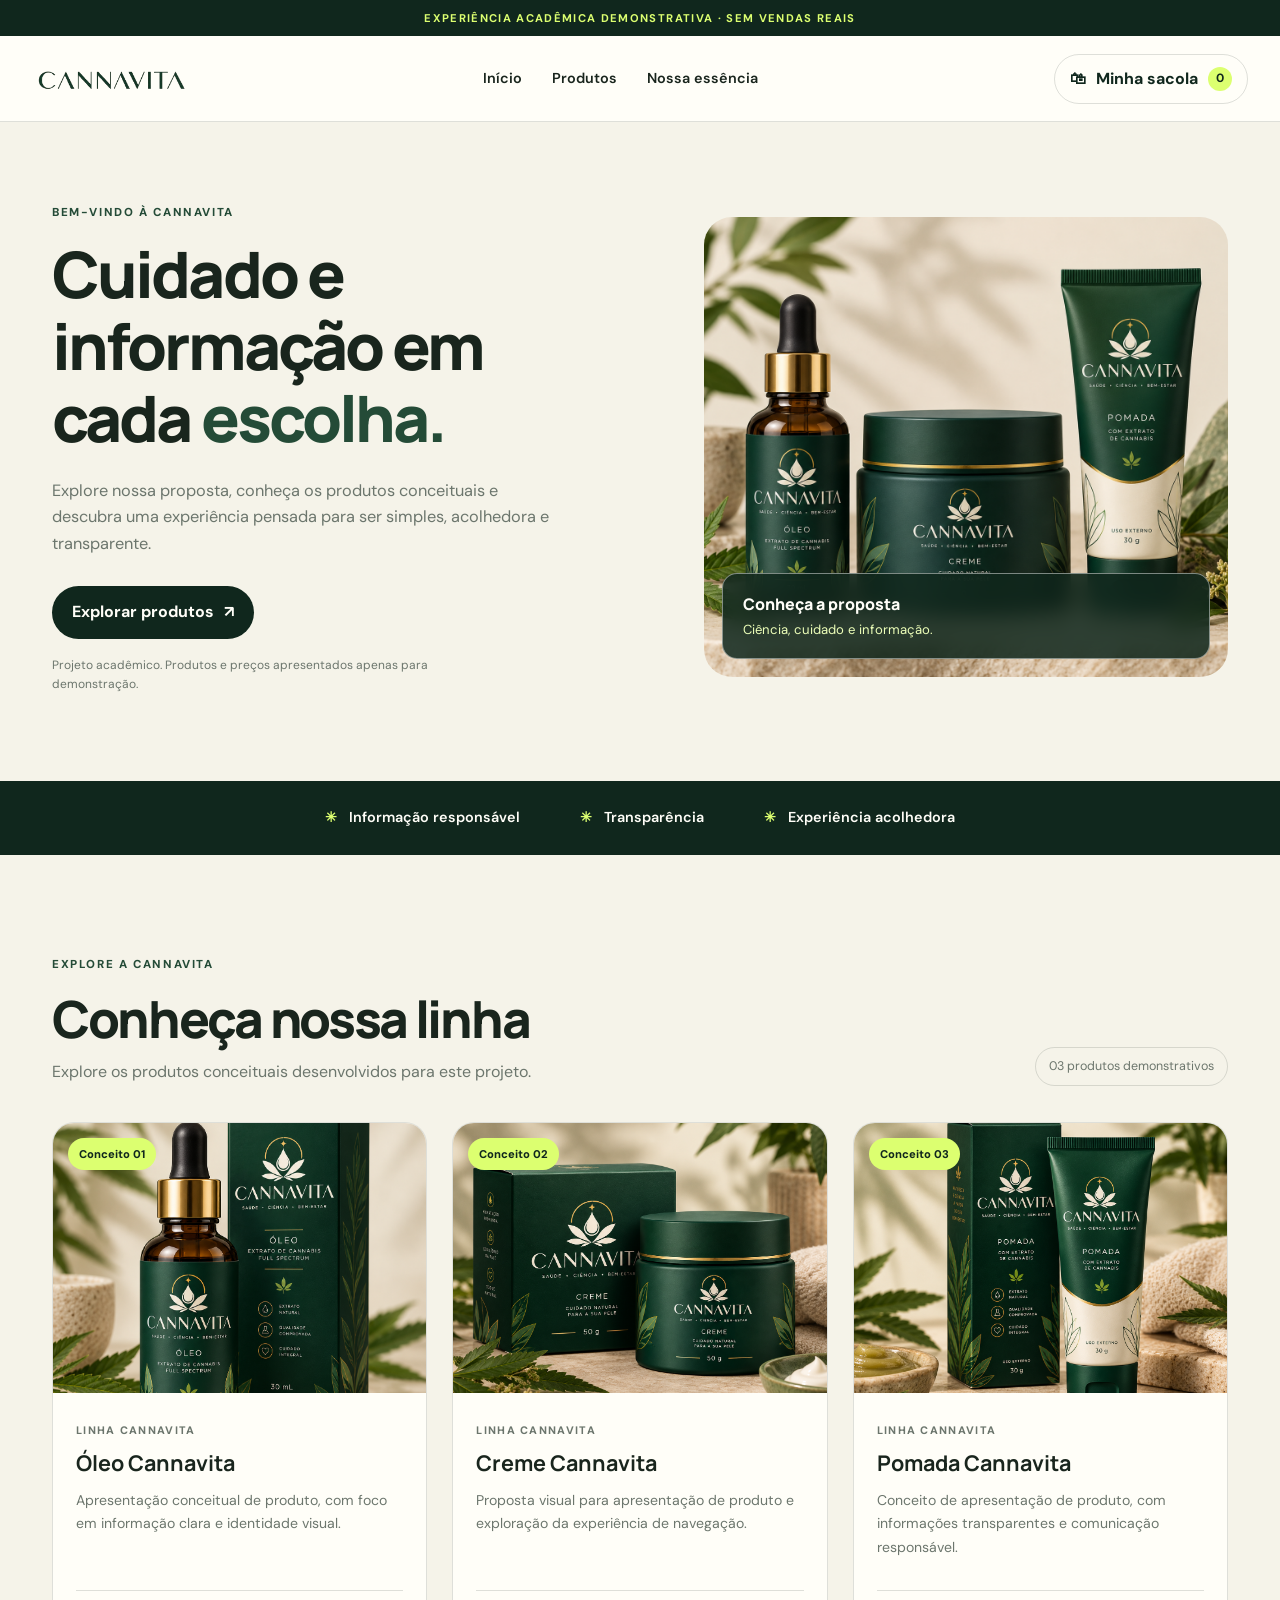
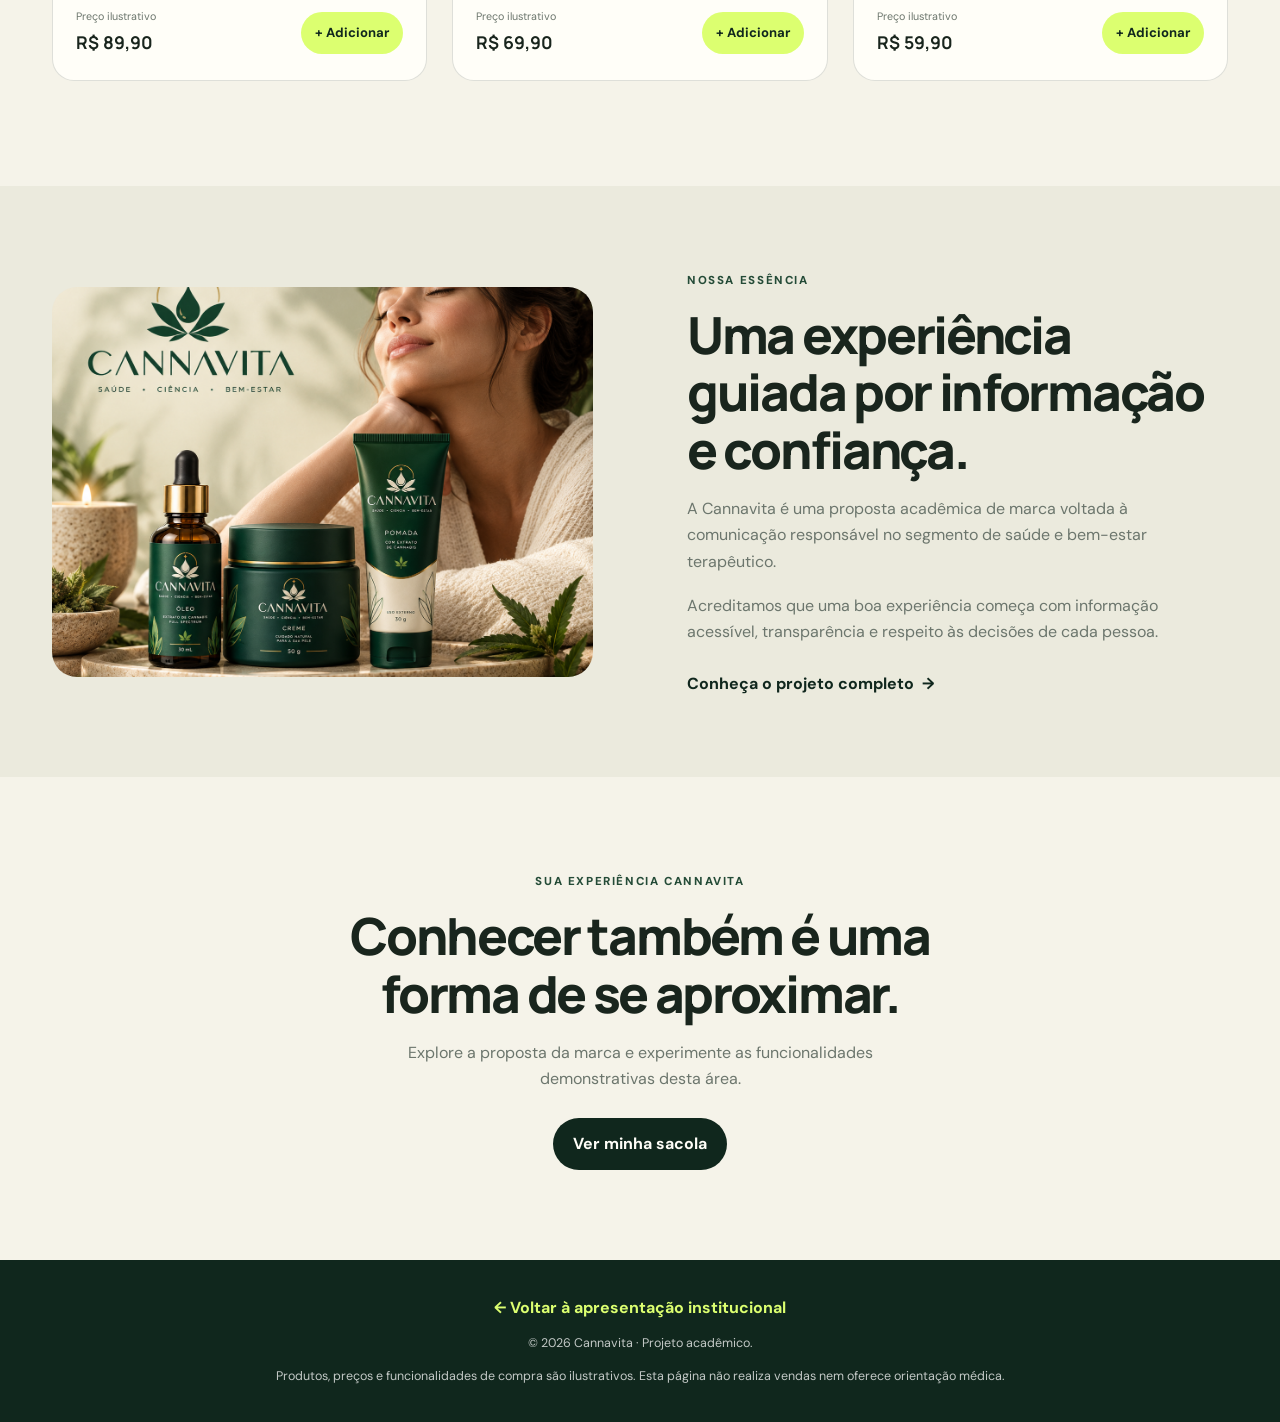
<file: cliente.html>
<!DOCTYPE html>
<html lang="pt-BR">
<head>
  <meta charset="UTF-8">
  <meta name="viewport" content="width=device-width, initial-scale=1.0">

  <title>Área do Cliente | Cannavita</title>
  <meta name="description" content="Conheça a experiência demonstrativa de produtos da Cannavita.">
  <meta name="theme-color" content="#10271d">

  <link rel="icon" type="image/png" href="assets/images/favicon-cannavita.jpg.png">
  <link rel="preconnect" href="https://fonts.googleapis.com">
  <link rel="preconnect" href="https://fonts.gstatic.com" crossorigin>
  <link href="https://fonts.googleapis.com/css2?family=DM+Sans:wght@400;500;600;700&family=Manrope:wght@400;500;600;700;800&display=swap" rel="stylesheet">
  <link rel="stylesheet" href="cliente.css">
  <script src="cliente.js" defer></script>
</head>

<body>
  <div class="demo-notice">
    EXPERIÊNCIA ACADÊMICA DEMONSTRATIVA · SEM VENDAS REAIS
  </div>

  <header class="shop-header">
    <a class="brand" href="cliente.html" aria-label="Cannavita - início da loja">
      <img src="assets/images/logo-cannavita.jpg.png" alt="Cannavita">
    </a>

    <nav class="shop-nav" aria-label="Navegação principal">
      <a href="#inicio">Início</a>
      <a href="#produtos">Produtos</a>
      <a href="#sobre">Nossa essência</a>
    </nav>

    <button class="cart-toggle" id="openCart" type="button">
      <span aria-hidden="true">🛍</span>
      Minha sacola
      <span class="cart-count" id="cartCount">0</span>
    </button>
  </header>

  <main>
    <section class="shop-hero" id="inicio">
      <div class="hero-copy">
        <span class="eyebrow">BEM-VINDO À CANNAVITA</span>
        <h1>Cuidado e informação em cada <span>escolha.</span></h1>
        <p>
          Explore nossa proposta, conheça os produtos conceituais
          e descubra uma experiência pensada para ser simples,
          acolhedora e transparente.
        </p>
        <a class="button button-primary" href="#produtos">
          Explorar produtos <span aria-hidden="true">↗</span>
        </a>
        <p class="hero-note">
          Projeto acadêmico. Produtos e preços apresentados apenas para demonstração.
        </p>
      </div>

      <div class="hero-image">
        <img
          src="assets/images/produtos.jpg.png"
          alt="Imagem ilustrativa da proposta visual de produtos Cannavita"
        >
        <div class="image-caption">
          <span>Conheça a proposta</span>
          <span>Ciência, cuidado e informação.</span>
        </div>
      </div>
    </section>

    <section class="values-strip" aria-label="Valores da Cannavita">
      <div><span>✳</span> Informação responsável</div>
      <div><span>✳</span> Transparência</div>
      <div><span>✳</span> Experiência acolhedora</div>
    </section>

    <section class="products-section" id="produtos">
      <div class="section-heading">
        <div>
          <span class="eyebrow">EXPLORE A CANNAVITA</span>
          <h2>Conheça nossa linha</h2>
          <p>Explore os produtos conceituais desenvolvidos para este projeto.</p>
        </div>
        <span class="product-total">03 produtos demonstrativos</span>
      </div>

      <div class="product-grid" id="productGrid">
        <article class="product-card">
          <div class="product-image">
            <img
              src="assets/images/oleo-cannavita.jpg.png"
              alt="Imagem ilustrativa do óleo Cannavita"
            >
            <span class="product-tag">Conceito 01</span>
          </div>
          <div class="product-info">
            <span class="product-category">LINHA CANNAVITA</span>
            <h3>Óleo Cannavita</h3>
            <p>
              Apresentação conceitual de produto, com foco em informação
              clara e identidade visual.
            </p>
            <div class="product-bottom">
              <div>
                <span class="price-label">Preço ilustrativo</span>
                <strong>R$ 89,90</strong>
              </div>
              <button class="button button-add" data-add="oleo" type="button">
                + Adicionar
              </button>
            </div>
          </div>
        </article>

        <article class="product-card">
          <div class="product-image">
            <img
              src="assets/images/creme-cannavita.jpg.png"
              alt="Imagem ilustrativa de creme Cannavita"
            >
            <span class="product-tag">Conceito 02</span>
          </div>
          <div class="product-info">
            <span class="product-category">LINHA CANNAVITA</span>
            <h3>Creme Cannavita</h3>
            <p>
              Proposta visual para apresentação de produto e exploração
              da experiência de navegação.
            </p>
            <div class="product-bottom">
              <div>
                <span class="price-label">Preço ilustrativo</span>
                <strong>R$ 69,90</strong>
              </div>
              <button class="button button-add" data-add="creme" type="button">
                + Adicionar
              </button>
            </div>
          </div>
        </article>

        <article class="product-card">
          <div class="product-image">
            <img
              src="assets/images/pomada-cannavita2.jpg.png"
              alt="Imagem ilustrativa da linha de produtos Cannavita"
            >
            <span class="product-tag">Conceito 03</span>
          </div>
          <div class="product-info">
            <span class="product-category">LINHA CANNAVITA</span>
            <h3>Pomada Cannavita</h3>
            <p>
              Conceito de apresentação de produto, com informações
              transparentes e comunicação responsável.
            </p>
            <div class="product-bottom">
              <div>
                <span class="price-label">Preço ilustrativo</span>
                <strong>R$ 59,90</strong>
              </div>
              <button class="button button-add" data-add="pomada" type="button">
                + Adicionar
              </button>
            </div>
          </div>
        </article>
      </div>
    </section>

    <section class="brand-section" id="sobre">
      <div class="brand-image">
        <img
          src="assets/images/cuidado-cannavita.jpg.png"
          alt="Imagem ilustrativa da identidade visual Cannavita"
        >
      </div>
      <div class="brand-copy">
        <span class="eyebrow">NOSSA ESSÊNCIA</span>
        <h2>Uma experiência guiada por informação e confiança.</h2>
        <p>
          A Cannavita é uma proposta acadêmica de marca voltada à
          comunicação responsável no segmento de saúde e bem-estar
          terapêutico.
        </p>
        <p>
          Acreditamos que uma boa experiência começa com informação
          acessível, transparência e respeito às decisões de cada pessoa.
        </p>
        <a href="index.html" class="text-link">
          Conheça o projeto completo <span aria-hidden="true">→</span>
        </a>
      </div>
    </section>

    <section class="closing-section">
      <span class="eyebrow">SUA EXPERIÊNCIA CANNAVITA</span>
      <h2>Conhecer também é uma forma de se aproximar.</h2>
      <p>
        Explore a proposta da marca e experimente as funcionalidades
        demonstrativas desta área.
      </p>
      <button class="button button-primary" id="closingCart" type="button">
        Ver minha sacola
      </button>
    </section>
  </main>

  <footer class="shop-footer">
    <a href="index.html">← Voltar à apresentação institucional</a>
    <p>© <span id="currentYear"></span> Cannavita · Projeto acadêmico.</p>
    <p>
      Produtos, preços e funcionalidades de compra são ilustrativos.
      Esta página não realiza vendas nem oferece orientação médica.
    </p>
  </footer>

  <div class="cart-backdrop" id="cartBackdrop" hidden></div>

  <aside
    class="cart-panel"
    id="cartPanel"
    role="dialog"
    aria-modal="true"
    aria-labelledby="cartTitle"
    aria-hidden="true"
    inert
  >
    <div class="cart-header">
      <div>
        <span class="eyebrow">SUA SELEÇÃO</span>
        <h2 id="cartTitle">Minha sacola</h2>
      </div>
      <button class="close-cart" id="closeCart" type="button" aria-label="Fechar sacola">
        ×
      </button>
    </div>

    <div class="cart-items" id="cartItems" aria-live="polite"></div>

    <div class="cart-empty" id="cartEmpty">
      <span class="empty-icon" aria-hidden="true">🛍</span>
      <h3>Sua sacola está vazia</h3>
      <p>Explore os produtos e adicione seus favoritos para experimentar o carrinho.</p>
      <button class="button button-primary" id="continueShopping" type="button">
        Explorar produtos
      </button>
    </div>

    <div class="cart-summary" id="cartSummary" hidden>
      <div class="summary-line">
        <span>Subtotal ilustrativo</span>
        <strong id="cartSubtotal">R$ 0,00</strong>
      </div>
      <p class="demo-disclaimer">
        Simulação acadêmica. Nenhuma cobrança será realizada.
      </p>
      <button class="button button-primary checkout-button" id="checkoutButton" type="button">
        Simular finalização
      </button>
      <button class="text-link continue-link" id="continueLink" type="button">
        Continuar explorando
      </button>
    </div>
  </aside>

  <div class="modal-backdrop" id="checkoutModal" hidden>
    <section
      class="checkout-modal"
      role="dialog"
      aria-modal="true"
      aria-labelledby="checkoutTitle"
    >
      <button class="close-cart modal-close" id="closeCheckout" type="button" aria-label="Fechar">
        ×
      </button>
      <div class="success-icon" aria-hidden="true">✓</div>
      <span class="eyebrow">SIMULAÇÃO CONCLUÍDA</span>
      <h2 id="checkoutTitle">Você vivenciou a jornada de compra!</h2>
      <p>
        Esta é uma confirmação demonstrativa do projeto acadêmico Cannavita.
        Nenhum pedido real foi realizado e nenhum pagamento foi processado.
      </p>
      <button class="button button-primary" id="finishDemo" type="button">
        Voltar à loja
      </button>
    </section>
  </div>

  <div class="toast" id="toast" role="status" aria-live="polite"></div>
</body>
</html>
</file>
<file: style.css>
@import url('https://fonts.googleapis.com/css2?family=DM+Sans:wght@400;500;600;700&family=Manrope:wght@400;500;600;700;800&display=swap');

:root {
  --forest: #10271d;
  --forest-2: #183d2d;
  --forest-3: #244b37;
  --lime: #dcff70;
  --lime-soft: #edffb9;
  --cream: #f5f3e9;
  --paper: #ebeadd;
  --white: #fffef8;
  --ink: #19251d;
  --muted: #6c766d;
  --line: rgba(25, 37, 29, .14);
  --radius: 22px;
  --display: "Manrope", sans-serif;
  --body: "DM Sans", sans-serif;
  --container: 1240px;
}

* {
  box-sizing: border-box;
  margin: 0;
  padding: 0;
}

html {
  scroll-behavior: smooth;
  scroll-padding-top: 90px;
}

body {
  font-family: var(--body);
  color: var(--ink);
  background: var(--cream);
  line-height: 1.65;
  overflow-x: hidden;
}

body::selection {
  background: var(--lime);
  color: var(--forest);
}

img {
  display: block;
  max-width: 100%;
  width: 100%;
  object-fit: cover;
}

a {
  color: inherit;
  text-decoration: none;
}

button {
  font: inherit;
}

button, a {
  -webkit-tap-highlight-color: transparent;
}

button:focus-visible,
a:focus-visible {
  outline: 3px solid #91b93b;
  outline-offset: 5px;
}

.container {
  width: min(var(--container), calc(100% - 64px));
  margin-inline: auto;
}

section {
  position: relative;
}

h1, h2, h3, h4 {
  font-family: var(--display);
  line-height: 1.08;
  letter-spacing: -.055em;
}

h2 {
  font-size: clamp(2.5rem, 5.3vw, 5rem);
  font-weight: 700;
}

h2 span,
h1 span {
  color: var(--forest-3);
}

p {
  line-height: 1.8;
}

::selection {
  background: var(--lime);
  color: var(--forest);
}

/* BARRA SUPERIOR */

.topbar {
  min-height: 34px;
  padding: 7px 32px;
  background: var(--lime);
  color: var(--forest);
  display: flex;
  align-items: center;
  justify-content: space-between;
  gap: 20px;
  font-size: .68rem;
  font-weight: 700;
  letter-spacing: .035em;
}

.topbar p {
  line-height: 1.3;
}

.topbar span {
  text-transform: uppercase;
  font-size: .61rem;
  letter-spacing: .12em;
}

/* NAVEGAÇÃO */

.header {
  position: sticky;
  top: 0;
  z-index: 1000;
  background: rgba(245, 243, 233, .92);
  border-bottom: 1px solid rgba(16, 39, 29, .08);
  backdrop-filter: blur(18px);
  transition: box-shadow .3s ease;
}

.header.scrolled {
  box-shadow: 0 8px 30px rgba(16, 39, 29, .08);
}

.nav-container {
  min-height: 82px;
  display: flex;
  align-items: center;
  justify-content: space-between;
  gap: 35px;
}

.brand {
  display: inline-flex;
  align-items: center;
  flex-shrink: 0;
}

.brand-logo {
  width: 150px;
  height: 52px;
  object-fit: contain;
  object-position: left center;
}

.navigation {
  display: flex;
  align-items: center;
  gap: clamp(16px, 2.2vw, 30px);
}

.navigation > a {
  font-size: .77rem;
  font-weight: 600;
  transition: color .25s ease;
}

.navigation > a:hover {
  color: #678a2c;
}

.navigation .nav-cta {
  padding: 12px 17px;
  background: var(--forest);
  color: var(--white);
  border-radius: 4px;
  transition: background .25s ease, color .25s ease, transform .25s ease;
}

.navigation .nav-cta:hover {
  background: var(--lime);
  color: var(--forest);
  transform: translateY(-2px);
}

.menu-toggle {
  display: none;
  width: 44px;
  height: 44px;
  background: var(--forest);
  border: 0;
  border-radius: 50%;
  cursor: pointer;
  align-items: center;
  justify-content: center;
  flex-direction: column;
  gap: 5px;
}

.menu-toggle span {
  display: block;
  width: 17px;
  height: 2px;
  background: var(--lime);
  transition: transform .25s ease;
}

/* HERO */

.hero {
  min-height: 740px;
  background: var(--forest);
  color: var(--white);
  overflow: hidden;
  isolation: isolate;
  padding-top: 70px;
}

.hero::before,
.section-green::before,
.closing-section::before {
  content: "";
  position: absolute;
  inset: 0;
  pointer-events: none;
  opacity: .15;
  z-index: -1;
  background-image: url("data:image/svg+xml,%3Csvg viewBox='0 0 180 180' xmlns='http://www.w3.org/2000/svg'%3E%3Cfilter id='n'%3E%3CfeTurbulence type='fractalNoise' baseFrequency='.9' numOctaves='3' stitchTiles='stitch'/%3E%3C/filter%3E%3Crect width='100%25' height='100%25' filter='url(%23n)' opacity='.22'/%3E%3C/svg%3E");
}

.hero-glow {
  position: absolute;
  width: 650px;
  height: 650px;
  top: -180px;
  left: 35%;
  border-radius: 50%;
  background: radial-gradient(circle, rgba(220, 255, 112, .13), transparent 68%);
  pointer-events: none;
}

.hero-grid {
  display: grid;
  grid-template-columns: 1.05fr .95fr;
  align-items: center;
  gap: clamp(45px, 7vw, 105px);
  position: relative;
  z-index: 1;
}

.hero-content {
  padding: 30px 0 65px;
}

.eyebrow,
.section-kicker {
  display: inline-flex;
  align-items: center;
  gap: 10px;
  font-size: .68rem;
  font-weight: 700;
  letter-spacing: .15em;
  text-transform: uppercase;
}

.eyebrow {
  color: var(--lime);
  margin-bottom: 28px;
}

.eyebrow-line {
  width: 27px;
  height: 2px;
  background: var(--lime);
}

.hero h1 {
  max-width: 720px;
  font-size: clamp(3.7rem, 7vw, 7rem);
  font-weight: 800;
  line-height: .98;
  letter-spacing: -.085em;
}

.hero h1 span {
  display: inline-block;
  color: var(--lime);
}

.hero-description {
  max-width: 490px;
  color: rgba(255, 254, 248, .75);
  font-size: 1rem;
  margin-top: 27px;
}

.hero-actions {
  display: flex;
  flex-wrap: wrap;
  gap: 12px;
  margin-top: 32px;
}

.button {
  display: inline-flex;
  align-items: center;
  justify-content: center;
  gap: 14px;
  min-height: 52px;
  padding: 14px 20px;
  font-size: .79rem;
  font-weight: 700;
  border: 1px solid transparent;
  transition: transform .25s ease, background .25s ease, color .25s ease;
}

.button:hover {
  transform: translateY(-3px);
}

.button-primary {
  background: var(--lime);
  color: var(--forest);
}

.button-primary:hover {
  background: var(--white);
}

.button-secondary {
  color: var(--white);
  border-color: rgba(255, 255, 255, .28);
}

.button-secondary:hover {
  border-color: var(--lime);
  color: var(--lime);
}

.button-light {
  background: var(--white);
  color: var(--forest);
}

.button-light:hover {
  background: var(--lime);
}

.hero-proof {
  display: flex;
  align-items: center;
  gap: 13px;
  margin-top: 46px;
  color: rgba(255, 254, 248, .7);
  font-size: .78rem;
}

.hero-proof p {
  line-height: 1.6;
}

.hero-proof strong {
  color: var(--white);
}

.proof-icon {
  width: 39px;
  height: 39px;
  border: 1px solid rgba(220, 255, 112, .45);
  border-radius: 50%;
  color: var(--lime);
  display: grid;
  place-items: center;
  font-size: 1.15rem;
  flex-shrink: 0;
}

.hero-visual {
  position: relative;
  min-width: 0;
  padding: 20px 12px 38px 22px;
}

.hero-image-frame {
  position: relative;
  overflow: hidden;
  height: clamp(440px, 47vw, 610px);
  border-radius: 48% 48% 5px 5px;
  background: var(--forest-3);
}

.hero-image {
  height: 100%;
  transition: transform 1s cubic-bezier(.2, .7, .2, 1);
  filter: saturate(.82);
}

.hero-image-frame:hover .hero-image {
  transform: scale(1.045);
}

.hero-image-frame::after {
  content: "";
  position: absolute;
  inset: 0;
  background: linear-gradient(180deg, transparent 50%, rgba(9, 27, 18, .7));
  pointer-events: none;
}

.image-label {
  position: absolute;
  bottom: 23px;
  left: 24px;
  z-index: 1;
  display: flex;
  align-items: center;
  gap: 9px;
  font-size: .62rem;
  font-weight: 700;
  letter-spacing: .13em;
  color: white;
}

.label-dot {
  width: 7px;
  height: 7px;
  background: var(--lime);
  border-radius: 50%;
  box-shadow: 0 0 0 5px rgba(220, 255, 112, .15);
}

.floating-card {
  position: absolute;
  z-index: 2;
  display: flex;
  align-items: center;
  gap: 12px;
  padding: 15px 18px;
  color: var(--forest);
  background: var(--cream);
  box-shadow: 0 15px 45px rgba(0, 0, 0, .2);
}

.floating-card-top {
  top: 90px;
  left: -20px;
}

.floating-card-bottom {
  bottom: 83px;
  right: -20px;
}

.floating-icon {
  width: 37px;
  height: 37px;
  display: grid;
  place-items: center;
  background: var(--lime);
  border-radius: 50%;
  font-size: 1.2rem;
}

.floating-card strong,
.floating-card small {
  display: block;
}

.floating-card strong {
  font-size: .78rem;
}

.floating-card small {
  margin-top: 2px;
  font-size: .65rem;
  color: var(--muted);
}

.hero-orbit {
  position: absolute;
  border: 1px solid rgba(220, 255, 112, .3);
  border-radius: 50%;
  pointer-events: none;
}

.orbit-one {
  width: 80px;
  height: 80px;
  right: -25px;
  top: 8px;
}

.orbit-two {
  width: 22px;
  height: 22px;
  right: 5px;
  top: 34px;
  background: var(--lime);
}

.hero-bottom {
  position: relative;
  z-index: 1;
  display: flex;
  justify-content: space-between;
  align-items: center;
  gap: 20px;
  margin-top: 50px;
  padding-top: 17px;
  padding-bottom: 22px;
  border-top: 1px solid rgba(255, 255, 255, .18);
  color: rgba(255, 255, 255, .57);
  font-size: .6rem;
  letter-spacing: .12em;
}

.hero-bottom a {
  display: grid;
  place-items: center;
  width: 35px;
  height: 35px;
  border: 1px solid rgba(220, 255, 112, .4);
  border-radius: 50%;
  color: var(--lime);
  font-size: 1.1rem;
}

/* FAIXA DE VALORES */

.values-strip {
  background: var(--lime);
  color: var(--forest);
  padding: 27px 0;
}

.values-grid {
  display: grid;
  grid-template-columns: repeat(3, 1fr);
  gap: 30px;
}

.value-item {
  display: flex;
  align-items: flex-start;
  gap: 16px;
  padding: 7px 0;
}

.value-number {
  font-family: var(--display);
  font-size: .72rem;
  font-weight: 800;
  opacity: .6;
}

.value-item h3 {
  font-size: 1rem;
  letter-spacing: -.035em;
}

.value-item p {
  margin-top: 3px;
  font-size: .76rem;
  opacity: .75;
}

/* SEÇÕES GERAIS */

.section {
  padding: clamp(80px, 10vw, 145px) 0;
}

.section-light {
  background: var(--cream);
}

.section-soft {
  background: var(--paper);
}

.section-green {
  background: var(--forest);
  color: var(--white);
  overflow: hidden;
  isolation: isolate;
}

.section-heading {
  max-width: 780px;
  margin-bottom: 54px;
}

.section-kicker {
  color: #648632;
  margin-bottom: 22px;
}

.section-heading h2 {
  margin-bottom: 20px;
}

.section-heading > p {
  max-width: 610px;
  color: var(--muted);
  font-size: .96rem;
}

.heading-light .section-kicker {
  color: var(--lime);
}

.heading-light h2 span {
  color: var(--lime);
}

.heading-light > p {
  color: rgba(255, 255, 255, .7);
}

/* SOBRE */

.about-grid {
  display: grid;
  grid-template-columns: .9fr 1.1fr;
  gap: clamp(45px, 8vw, 125px);
}

.about-grid .section-heading {
  margin-bottom: 0;
}

.about-copy {
  padding-top: 42px;
}

.about-copy p {
  color: #5d685f;
  font-size: .93rem;
  margin-bottom: 18px;
}

.about-copy .lead {
  font-size: 1.2rem;
  color: var(--ink);
  line-height: 1.65;
}

.text-link {
  display: inline-flex;
  align-items: center;
  gap: 15px;
  padding-bottom: 6px;
  margin-top: 13px;
  border-bottom: 1px solid var(--forest);
  font-weight: 700;
  font-size: .8rem;
  transition: gap .25s ease;
}

.text-link:hover {
  gap: 23px;
}

.about-bottom {
  display: grid;
  grid-template-columns: .8fr 1.2fr;
  align-items: end;
  gap: 65px;
  margin-top: 85px;
}

.about-note {
  display: flex;
  align-items: flex-start;
  gap: 17px;
  padding: 24px 0;
  border-top: 1px solid var(--line);
}

.note-symbol {
  color: #789b39;
  font-size: 1.6rem;
}

.about-note p {
  font-size: .85rem;
  color: var(--muted);
}

.about-note strong {
  color: var(--ink);
}

.about-image {
  position: relative;
  height: 340px;
  overflow: hidden;
}

.about-image img {
  height: 100%;
  transition: transform .7s ease;
}

.about-image:hover img {
  transform: scale(1.04);
}

.about-image > span {
  position: absolute;
  bottom: 16px;
  left: 17px;
  padding: 10px 14px;
  color: var(--forest);
  background: var(--lime);
  font-size: .72rem;
  font-weight: 700;
}

/* PROPOSTA */

.proposal-grid {
  display: grid;
  grid-template-columns: repeat(3, 1fr);
  gap: 16px;
}

.proposal-card {
  position: relative;
  min-height: 340px;
  padding: 32px;
  display: flex;
  flex-direction: column;
  background: #1a3a2b;
  border: 1px solid rgba(255, 255, 255, .13);
  transition: transform .3s ease, background .3s ease;
}

.proposal-card:hover {
  transform: translateY(-7px);
  background: #234833;
}

.proposal-card-featured {
  background: var(--lime);
  color: var(--forest);
}

.proposal-card-featured:hover {
  background: var(--lime-soft);
}

.card-index {
  align-self: flex-end;
  font-size: .7rem;
  opacity: .6;
}

.proposal-icon {
  margin-top: 30px;
  margin-bottom: 24px;
  font-size: 2rem;
  color: var(--lime);
}

.proposal-card-featured .proposal-icon {
  color: var(--forest);
}

.proposal-card h3 {
  font-size: 1.5rem;
  letter-spacing: -.05em;
  margin-bottom: 14px;
}

.proposal-card p {
  font-size: .83rem;
  color: rgba(255, 255, 255, .7);
}

.proposal-card-featured p {
  color: rgba(16, 39, 29, .78);
}

.card-bottom {
  margin-top: auto;
  padding-top: 30px;
  font-size: .62rem;
  font-weight: 700;
  letter-spacing: .14em;
  color: var(--lime);
}

.proposal-card-featured .card-bottom {
  color: var(--forest);
}

/* CONHECIMENTO */

.knowledge-grid {
  display: grid;
  grid-template-columns: 1fr 1fr;
  align-items: center;
  gap: clamp(45px, 8vw, 110px);
}

.knowledge-image-wrap {
  position: relative;
  min-height: 560px;
  overflow: hidden;
  background: var(--paper);
}

.knowledge-image-wrap > img {
  position: absolute;
  inset: 0;
  height: 100%;
  transition: transform .8s ease;
}

.knowledge-image-wrap:hover > img {
  transform: scale(1.04);
}

.image-caption {
  position: absolute;
  bottom: 20px;
  left: 20px;
  right: 20px;
  padding: 20px;
  background: rgba(245, 243, 233, .94);
  backdrop-filter: blur(12px);
}

.image-caption span {
  color: #648632;
  font-size: .62rem;
  font-weight: 700;
  letter-spacing: .14em;
}

.image-caption p {
  margin-top: 6px;
  font-size: .8rem;
}

.knowledge-content h2 {
  margin-bottom: 25px;
}

.knowledge-content > p {
  color: var(--muted);
  font-size: .9rem;
  margin-bottom: 17px;
}

.knowledge-points {
  display: grid;
  gap: 13px;
  margin-top: 25px;
}

.knowledge-points > div {
  display: flex;
  align-items: center;
  gap: 12px;
  font-size: .82rem;
  font-weight: 600;
}

.knowledge-points > div span {
  display: grid;
  place-items: center;
  flex-shrink: 0;
  width: 24px;
  height: 24px;
  border-radius: 50%;
  background: var(--lime);
  color: var(--forest);
}

.disclaimer {
  margin-top: 30px;
  padding: 20px;
  border-left: 3px solid #90ad4a;
  background: var(--paper);
}

.disclaimer strong {
  display: block;
  font-size: .78rem;
}

.disclaimer p {
  margin-top: 5px;
  color: var(--muted);
  font-size: .75rem;
}

/* PÚBLICO */

.audience-grid {
  display: grid;
  grid-template-columns: repeat(3, 1fr);
  gap: 17px;
}

.audience-card {
  position: relative;
  padding: 32px;
  min-height: 320px;
  background: var(--white);
  border: 1px solid rgba(16, 39, 29, .07);
  transition: transform .3s ease, box-shadow .3s ease;
}

.audience-card:hover {
  transform: translateY(-5px);
  box-shadow: 0 20px 50px rgba(16, 39, 29, .07);
}

.audience-number {
  font-family: var(--display);
  font-size: .7rem;
  font-weight: 800;
  color: #789b39;
}

.audience-icon {
  margin: 22px 0;
  font-size: 2rem;
  color: var(--forest-3);
}

.audience-card h3 {
  font-size: 1.35rem;
  margin-bottom: 13px;
}

.audience-card p {
  font-size: .82rem;
  color: var(--muted);
}

.audience-card > span:last-child {
  display: inline-block;
  margin-top: 24px;
  color: #648632;
  font-size: .6rem;
  font-weight: 800;
  letter-spacing: .1em;
}

.audience-note {
  display: flex;
  align-items: flex-start;
  gap: 15px;
  margin-top: 30px;
  padding: 20px 24px;
  border: 1px solid var(--line);
}

.audience-note > span {
  color: #648632;
  font-size: 1.2rem;
}

.audience-note p {
  color: var(--muted);
  font-size: .8rem;
}

/* AMBIENTE E SWOT */

.environment-grid {
  display: grid;
  grid-template-columns: repeat(2, 1fr);
  gap: 17px;
}

.environment-card {
  padding: 34px;
  background: var(--paper);
  border: 1px solid var(--line);
}

.environment-tag {
  display: inline-block;
  margin-bottom: 25px;
  color: #648632;
  font-size: .62rem;
  font-weight: 800;
  letter-spacing: .13em;
}

.environment-card h3 {
  font-size: 1.55rem;
  margin-bottom: 12px;
}

.environment-card p {
  font-size: .85rem;
  color: var(--muted);
}

.swot-header {
  display: flex;
  justify-content: space-between;
  align-items: end;
  gap: 40px;
  margin: 90px 0 28px;
}

.swot-header .section-kicker {
  margin-bottom: 12px;
}

.swot-header h3 {
  font-size: clamp(1.6rem, 3vw, 2.4rem);
}

.swot-header > p {
  max-width: 380px;
  font-size: .82rem;
  color: var(--muted);
}

.swot-grid {
  display: grid;
  grid-template-columns: repeat(2, 1fr);
  gap: 14px;
}

.swot-card {
  padding: 30px;
  background: var(--white);
  border: 1px solid var(--line);
  border-top: 4px solid #8ba85a;
}

.swot-weakness {
  border-top-color: #c7a46c;
}

.swot-opportunity {
  border-top-color: #8ab8a0;
}

.swot-threat {
  border-top-color: #b98076;
}

.swot-title {
  display: flex;
  align-items: center;
  gap: 15px;
  margin-bottom: 22px;
}

.swot-title > span {
  display: grid;
  place-items: center;
  width: 42px;
  height: 42px;
  border-radius: 50%;
  background: var(--paper);
  font-size: 1.3rem;
  font-weight: 700;
}

.swot-title small {
  color: var(--muted);
  font-size: .58rem;
  letter-spacing: .1em;
  font-weight: 700;
}

.swot-title h3 {
  margin-top: 3px;
  font-size: 1.4rem;
}

.swot-card ul {
  padding-left: 18px;
}

.swot-card li {
  padding-left: 4px;
  margin-bottom: 10px;
  color: var(--muted);
  font-size: .8rem;
}

/* POSICIONAMENTO */

.positioning {
  padding: clamp(90px, 12vw, 170px) 0;
  overflow: hidden;
  color: var(--forest);
  background: var(--lime);
}

.positioning::after {
  content: "CV";
  position: absolute;
  right: -35px;
  bottom: -150px;
  font-family: var(--display);
  font-size: clamp(17rem, 35vw, 36rem);
  line-height: 1;
  font-weight: 800;
  letter-spacing: -.12em;
  opacity: .055;
  pointer-events: none;
}

.positioning-inner {
  position: relative;
  z-index: 1;
}

.positioning .section-kicker {
  color: var(--forest);
}

.positioning-quote {
  font-family: var(--display);
  font-size: clamp(3rem, 8vw, 8rem);
  font-weight: 800;
  line-height: .98;
  letter-spacing: -.085em;
}

.positioning-quote em {
  font-style: normal;
  color: #66832e;
}

.positioning-description {
  margin-top: 30px;
  font-size: .9rem;
}

/* ESTRATÉGIAS */

.strategy-list {
  border-top: 1px solid var(--line);
}

.strategy-item {
  display: grid;
  grid-template-columns: 65px 1fr 210px;
  align-items: center;
  gap: 25px;
  padding: 30px 0;
  border-bottom: 1px solid var(--line);
  transition: padding .3s ease;
}

.strategy-item:hover {
  padding-left: 12px;
  padding-right: 12px;
}

.strategy-index {
  align-self: start;
  padding-top: 5px;
  color: #789b39;
  font-family: var(--display);
  font-weight: 800;
  font-size: .8rem;
}

.strategy-main h3 {
  font-size: 1.45rem;
  margin-bottom: 10px;
}

.strategy-main p {
  max-width: 650px;
  color: var(--muted);
  font-size: .84rem;
}

.strategy-side {
  padding-left: 24px;
  border-left: 1px solid var(--line);
}

.strategy-side span,
.strategy-side strong {
  display: block;
}

.strategy-side span {
  color: var(--muted);
  font-size: .58rem;
  font-weight: 800;
  letter-spacing: .12em;
}

.strategy-side strong {
  margin-top: 6px;
  font-size: .78rem;
}

/* 4 PS */

.mix-grid {
  display: grid;
  grid-template-columns: repeat(4, 1fr);
  gap: 14px;
}

.mix-card {
  min-height: 315px;
  padding: 27px;
  background: var(--white);
  border: 1px solid var(--line);
  display: flex;
  flex-direction: column;
  transition: transform .3s ease, background .3s ease;
}

.mix-card:hover {
  transform: translateY(-6px);
  background: var(--lime-soft);
}

.mix-letter {
  align-self: flex-start;
  padding: 7px 10px;
  background: var(--lime);
  font-size: .68rem;
  font-weight: 800;
}

.mix-card h3 {
  margin-top: 30px;
  font-size: 1.55rem;
}

.mix-card p {
  margin-top: 14px;
  color: var(--muted);
  font-size: .81rem;
}

.mix-label {
  margin-top: auto;
  padding-top: 24px;
  font-size: .6rem;
  font-weight: 800;
  letter-spacing: .1em;
  color: #648632;
}

/* METAS */

.metrics-grid {
  display: grid;
  grid-template-columns: repeat(4, 1fr);
  gap: 13px;
}

.metric-card {
  position: relative;
  min-height: 260px;
  padding: 25px;
  background: #19392a;
  border: 1px solid rgba(255, 255, 255, .14);
  transition: background .3s ease, transform .3s ease;
}

.metric-card:hover {
  background: #244b37;
  transform: translateY(-5px);
}

.metric-symbol {
  display: block;
  color: var(--lime);
  font-size: 1.3rem;
}

.metric-number {
  display: block;
  margin-top: 27px;
  color: var(--lime);
  font-family: var(--display);
  font-size: clamp(2.7rem, 5vw, 4.5rem);
  line-height: 1;
  letter-spacing: -.08em;
}

.metric-card h3 {
  margin-top: 15px;
  font-size: 1rem;
  letter-spacing: -.03em;
}

.metric-card p {
  margin-top: 9px;
  color: rgba(255, 255, 255, .67);
  font-size: .76rem;
}

.metric-foot {
  display: inline-block;
  margin-top: 21px;
  color: var(--lime);
  font-size: .55rem;
  letter-spacing: .1em;
  font-weight: 800;
}

.metrics-note {
  display: flex;
  align-items: flex-start;
  gap: 15px;
  margin-top: 28px;
  padding: 20px;
  border: 1px solid rgba(255, 255, 255, .17);
}

.metrics-note > span {
  display: grid;
  place-items: center;
  width: 25px;
  height: 25px;
  flex-shrink: 0;
  border: 1px solid var(--lime);
  border-radius: 50%;
  color: var(--lime);
}

.metrics-note p {
  font-size: .78rem;
  color: rgba(255, 255, 255, .7);
}

/* CRONOGRAMA */

.timeline {
  position: relative;
  display: grid;
  grid-template-columns: repeat(4, 1fr);
  gap: 25px;
}

.timeline::before {
  content: "";
  position: absolute;
  left: 0;
  right: 0;
  top: 17px;
  height: 1px;
  background: #c8d1b9;
}

.timeline-item {
  position: relative;
  padding-top: 45px;
}

.timeline-marker {
  position: absolute;
  top: 0;
  left: 0;
  z-index: 1;
  width: 35px;
  height: 35px;
  display: grid;
  place-items: center;
  border-radius: 50%;
  background: var(--lime);
  color: var(--forest);
  font-size: .67rem;
  font-weight: 800;
}

.timeline-content > span {
  display: inline-block;
  margin-bottom: 12px;
  color: #648632;
  font-size: .62rem;
  font-weight: 800;
  letter-spacing: .1em;
}

.timeline-content h3 {
  margin-bottom: 12px;
  font-size: 1.3rem;
}

.timeline-content p {
  color: var(--muted);
  font-size: .81rem;
}

/* ORÇAMENTO */

.budget-grid {
  display: grid;
  grid-template-columns: 1fr 1fr;
  gap: clamp(40px, 8vw, 110px);
  align-items: start;
}

.budget-content > p {
  margin-top: 18px;
  color: var(--muted);
  font-size: .88rem;
}

.budget-total {
  margin-top: 35px;
  padding: 24px;
  background: var(--lime);
  color: var(--forest);
}

.budget-total > span,
.budget-total strong,
.budget-total small {
  display: block;
}

.budget-total > span {
  font-size: .62rem;
  font-weight: 800;
  letter-spacing: .1em;
}

.budget-total strong {
  margin-top: 7px;
  font-family: var(--display);
  font-size: clamp(2rem, 4vw, 3.3rem);
  letter-spacing: -.07em;
  line-height: 1.2;
}

.budget-total small {
  margin-top: 7px;
  font-size: .72rem;
}

.budget-breakdown {
  padding: 30px;
  background: var(--white);
  border: 1px solid var(--line);
}

.budget-breakdown-head {
  display: flex;
  align-items: center;
  justify-content: space-between;
  gap: 15px;
  padding-bottom: 22px;
  border-bottom: 1px solid var(--line);
}

.budget-breakdown-head h3 {
  font-size: 1.3rem;
}

.budget-breakdown-head > span {
  font-size: .58rem;
  font-weight: 800;
  letter-spacing: .08em;
  color: #648632;
}

.budget-line {
  display: flex;
  align-items: flex-start;
  gap: 15px;
  padding: 22px 0;
  border-bottom: 1px solid var(--line);
}

.budget-line-icon {
  display: grid;
  place-items: center;
  width: 42px;
  height: 42px;
  flex-shrink: 0;
  background: var(--paper);
  font-size: 1.2rem;
}

.budget-line-text strong {
  font-size: .86rem;
}

.budget-line-text p {
  margin-top: 5px;
  font-size: .77rem;
  color: var(--muted);
}

.budget-warning {
  margin-top: 20px;
  padding: 15px;
  background: var(--paper);
  color: var(--muted);
  font-size: .72rem;
}

/* TABELA DE INDICADORES */

.indicators-table-wrap {
  overflow-x: auto;
  border: 1px solid var(--line);
  background: var(--white);
}

.indicators-table {
  width: 100%;
  border-collapse: collapse;
  text-align: left;
  min-width: 620px;
}

.indicators-table th {
  padding: 18px 22px;
  background: var(--forest);
  color: var(--white);
  font-size: .69rem;
  letter-spacing: .06em;
  text-transform: uppercase;
}

.indicators-table td {
  padding: 19px 22px;
  border-bottom: 1px solid var(--line);
  font-size: .81rem;
}

.indicators-table tr:last-child td {
  border-bottom: 0;
}

.indicators-table tbody tr {
  transition: background .2s ease;
}

.indicators-table tbody tr:hover {
  background: #f0f3e2;
}

.indicators-table td:nth-child(2) {
  color: var(--muted);
}

.table-pill {
  display: inline-block;
  padding: 5px 9px;
  background: var(--paper);
  font-size: .68rem;
  white-space: nowrap;
}

.control-note {
  display: flex;
  align-items: flex-start;
  gap: 16px;
  margin-top: 25px;
  padding: 23px;
  background: var(--paper);
}

.control-note > span {
  color: #648632;
  font-size: 1.5rem;
}

.control-note strong {
  font-size: .86rem;
}

.control-note p {
  margin-top: 6px;
  color: var(--muted);
  font-size: .78rem;
}

/* ENCERRAMENTO */

.closing-section {
  position: relative;
  overflow: hidden;
  isolation: isolate;
  padding: clamp(90px, 12vw, 160px) 0;
  text-align: center;
  background: var(--forest);
  color: var(--white);
}

.closing-inner {
  position: relative;
  z-index: 1;
  max-width: 850px;
}

.closing-symbol {
  display: grid;
  place-items: center;
  width: 65px;
  height: 65px;
  margin: 0 auto 28px;
  border: 1px solid rgba(220, 255, 112, .45);
  border-radius: 50%;
  color: var(--lime);
  font-size: 1.8rem;
}

.closing-section .section-kicker {
  color: var(--lime);
}

.closing-section h2 {
  margin-bottom: 24px;
  font-size: clamp(3rem, 7vw, 6.7rem);
}

.closing-section h2 em {
  color: var(--lime);
  font-style: normal;
}

.closing-section p {
  max-width: 590px;
  margin: 0 auto;
  color: rgba(255, 255, 255, .72);
  font-size: .92rem;
}

.closing-section .button {
  margin-top: 32px;
}

/* CONTATO */

.contact-grid {
  display: grid;
  grid-template-columns: 1fr .85fr;
  gap: clamp(45px, 8vw, 110px);
  align-items: center;
}

.contact-content h2 {
  margin-bottom: 20px;
}

.contact-content > p {
  max-width: 500px;
  color: var(--muted);
  font-size: .9rem;
}

.contact-detail {
  display: flex;
  align-items: center;
  gap: 15px;
  margin-top: 25px;
}

.contact-detail-icon {
  display: grid;
  place-items: center;
  width: 45px;
  height: 45px;
  flex-shrink: 0;
  background: var(--lime);
  color: var(--forest);
  font-size: 1.15rem;
}

.contact-detail small {
  display: block;
  color: var(--muted);
  font-size: .58rem;
  letter-spacing: .1em;
  font-weight: 800;
}

.contact-detail a,
.contact-detail p {
  display: block;
  margin-top: 4px;
  font-size: .83rem;
  font-weight: 600;
  overflow-wrap: anywhere;
}

.contact-card {
  position: relative;
  overflow: hidden;
  padding: 35px;
  min-height: 350px;
  display: flex;
  flex-direction: column;
  background: var(--lime);
  color: var(--forest);
}

.contact-card::after {
  content: "✳";
  position: absolute;
  right: -20px;
  bottom: -90px;
  font-size: 15rem;
  line-height: 1;
  opacity: .08;
  pointer-events: none;
}

.contact-card-top,
.contact-card-bottom {
  display: flex;
  align-items: center;
  justify-content: space-between;
  gap: 12px;
}

.contact-card-label {
  font-size: .6rem;
  font-weight: 800;
  letter-spacing: .11em;
}

.contact-card-symbol {
  font-size: 1.5rem;
}

.contact-card h3 {
  position: relative;
  z-index: 1;
  margin-top: 65px;
  max-width: 420px;
  font-size: clamp(1.9rem, 3vw, 2.8rem);
}

.contact-card > p {
  position: relative;
  z-index: 1;
  margin-top: 17px;
  max-width: 420px;
  font-size: .82rem;
}

.contact-card-bottom {
  position: relative;
  z-index: 1;
  justify-content: flex-start;
  margin-top: auto;
  padding-top: 30px;
  font-size: .58rem;
  font-weight: 800;
  letter-spacing: .08em;
}

.contact-card-dot {
  width: 7px;
  height: 7px;
  border-radius: 50%;
  background: var(--forest);
}

/* RODAPÉ */

.footer {
  padding: 65px 0 25px;
  background: #0b1e15;
  color: var(--white);
}

.footer-main {
  display: grid;
  grid-template-columns: 1.4fr .7fr .8fr;
  gap: 50px;
  padding-bottom: 45px;
}

.footer-logo {
  width: 145px;
  height: 50px;
  object-fit: contain;
  object-position: left center;
  filter: brightness(0) invert(1);
}

.footer-brand > p {
  max-width: 280px;
  margin-top: 15px;
  color: rgba(255, 255, 255, .58);
  font-size: .78rem;
}

.footer-links {
  display: flex;
  flex-direction: column;
  align-items: flex-start;
  gap: 10px;
}

.footer-links > span {
  margin-bottom: 8px;
  color: var(--lime);
  font-size: .62rem;
  font-weight: 800;
  letter-spacing: .13em;
}

.footer-links a,
.footer-links p {
  color: rgba(255, 255, 255, .68);
  font-size: .77rem;
  transition: color .2s ease;
}

.footer-links a:hover {
  color: var(--lime);
}

.footer-bottom {
  display: flex;
  justify-content: space-between;
  flex-wrap: wrap;
  gap: 15px;
  padding: 22px 0;
  border-top: 1px solid rgba(255, 255, 255, .15);
}

.footer-bottom p {
  color: rgba(255, 255, 255, .55);
  font-size: .68rem;
}

.footer-disclaimer {
  padding-top: 15px;
  border-top: 1px solid rgba(255, 255, 255, .08);
  color: rgba(255, 255, 255, .42);
  font-size: .65rem;
}

/* VOLTAR AO TOPO */

.back-to-top {
  position: fixed;
  right: 23px;
  bottom: 23px;
  z-index: 900;
  display: grid;
  place-items: center;
  width: 46px;
  height: 46px;
  border: 0;
  border-radius: 50%;
  background: var(--lime);
  color: var(--forest);
  font-size: 1.3rem;
  cursor: pointer;
  opacity: 0;
  visibility: hidden;
  transform: translateY(12px);
  transition: opacity .25s ease, transform .25s ease, visibility .25s ease;
  box-shadow: 0 8px 25px rgba(0, 0, 0, .14);
}

.back-to-top.visible {
  opacity: 1;
  visibility: visible;
  transform: translateY(0);
}

.back-to-top:hover {
  transform: translateY(-4px);
}

/* ANIMAÇÕES DE ENTRADA */

.js-ready .reveal {
  opacity: 0;
  transform: translateY(24px);
  transition: opacity .7s ease, transform .7s cubic-bezier(.2, .7, .2, 1);
}

.js-ready .reveal.is-visible {
  opacity: 1;
  transform: translateY(0);
}

@media (prefers-reduced-motion: reduce) {
  *,
  *::before,
  *::after {
    scroll-behavior: auto !important;
    animation-duration: .01ms !important;
    animation-iteration-count: 1 !important;
    transition-duration: .01ms !important;
  }

  .js-ready .reveal {
    opacity: 1;
    transform: none;
  }
}

/* TABLETS */

@media (max-width: 1050px) {
  .container {
    width: min(var(--container), calc(100% - 44px));
  }

  .nav-container {
    min-height: 75px;
  }

  .brand-logo {
    width: 130px;
  }

  .navigation {
    gap: 14px;
  }

  .navigation > a {
    font-size: .7rem;
  }

  .navigation .nav-cta {
    padding: 10px 12px;
  }

  .hero-grid {
    gap: 38px;
  }

  .hero h1 {
    font-size: clamp(3.5rem, 6.5vw, 5.5rem);
  }

  .mix-grid {
    grid-template-columns: repeat(2, 1fr);
  }

  .metrics-grid {
    grid-template-columns: repeat(2, 1fr);
  }

  .metric-card {
    min-height: 240px;
  }

  .strategy-item {
    grid-template-columns: 45px 1fr 175px;
    gap: 17px;
  }
}

/* CELULAR */

@media (max-width: 760px) {
  html {
    scroll-padding-top: 76px;
  }

  .container {
    width: calc(100% - 36px);
  }

  .topbar {
    padding: 8px 18px;
    font-size: .62rem;
  }

  .topbar span {
    display: none;
  }

  .nav-container {
    min-height: 70px;
  }

  .brand-logo {
    width: 126px;
    height: 44px;
  }

  .menu-toggle {
    display: flex;
  }

  .menu-toggle[aria-expanded="true"] span:first-child {
    transform: translateY(3.5px) rotate(45deg);
  }

  .menu-toggle[aria-expanded="true"] span:last-child {
    transform: translateY(-3.5px) rotate(-45deg);
  }

  .navigation {
    position: absolute;
    top: calc(100% + 1px);
    left: 0;
    right: 0;
    display: flex;
    flex-direction: column;
    align-items: stretch;
    gap: 0;
    padding: 10px 18px 22px;
    background: var(--cream);
    border-bottom: 1px solid var(--line);
    box-shadow: 0 18px 30px rgba(16, 39, 29, .08);
    opacity: 0;
    visibility: hidden;
    transform: translateY(-8px);
    transition: opacity .25s ease, transform .25s ease, visibility .25s ease;
  }

  .navigation.open {
    opacity: 1;
    visibility: visible;
    transform: translateY(0);
  }

  .navigation > a {
    padding: 13px 3px;
    font-size: .86rem;
    border-bottom: 1px solid var(--line);
  }

  .navigation .nav-cta {
    margin-top: 13px;
    text-align: center;
    border-bottom: 0;
  }

  .hero {
    min-height: auto;
    padding-top: 48px;
  }

  .hero-grid {
    grid-template-columns: 1fr;
    gap: 25px;
  }

  .hero-content {
    padding: 0;
  }

  .eyebrow {
    font-size: .58rem;
    margin-bottom: 23px;
  }

  .hero h1 {
    font-size: clamp(3.25rem, 13vw, 5.4rem);
  }

  .hero-description {
    font-size: .91rem;
    margin-top: 22px;
  }

  .hero-actions {
    gap: 10px;
  }

  .button {
    min-height: 49px;
    padding: 12px 15px;
    font-size: .73rem;
  }

  .hero-proof {
    margin-top: 30px;
  }

  .hero-visual {
    padding: 15px 15px 32px;
  }

  .hero-image-frame {
    height: min(112vw, 500px);
    border-radius: 46% 46% 4px 4px;
  }

  .floating-card {
    padding: 11px 13px;
    gap: 9px;
  }

  .floating-card-top {
    top: 65px;
    left: -4px;
  }

  .floating-card-bottom {
    bottom: 58px;
    right: -3px;
  }

  .floating-icon {
    width: 30px;
    height: 30px;
  }

  .floating-card strong {
    font-size: .7rem;
  }

  .floating-card small {
    font-size: .59rem;
  }

  .hero-bottom {
    margin-top: 30px;
    font-size: .51rem;
    gap: 10px;
  }

  .hero-bottom > span:last-child {
    text-align: right;
  }

  .hero-bottom a {
    flex-shrink: 0;
    width: 30px;
    height: 30px;
  }

  .values-strip {
    padding: 23px 0;
  }

  .values-grid {
    grid-template-columns: 1fr;
    gap: 17px;
  }

  .value-item {
    gap: 13px;
  }

  .section {
    padding: 78px 0;
  }

  .section-heading {
    margin-bottom: 35px;
  }

  h2 {
    font-size: clamp(2.6rem, 10vw, 4.1rem);
  }

  .section-kicker {
    font-size: .59rem;
    margin-bottom: 17px;
  }

  .section-heading > p {
    font-size: .87rem;
  }

  .about-grid,
  .about-bottom,
  .knowledge-grid,
  .environment-grid,
  .budget-grid,
  .contact-grid {
    grid-template-columns: 1fr;
    gap: 30px;
  }

  .about-copy {
    padding-top: 0;
  }

  .about-copy .lead {
    font-size: 1.05rem;
  }

  .about-bottom {
    margin-top: 45px;
    gap: 22px;
  }

  .about-image {
    height: 290px;
  }

  .proposal-grid,
  .audience-grid,
  .swot-grid {
    grid-template-columns: 1fr;
    gap: 13px;
  }

  .proposal-card {
    min-height: 290px;
    padding: 27px;
  }

  .proposal-icon {
    margin-top: 22px;
  }

  .knowledge-image-wrap {
    min-height: 390px;
  }

  .audience-card {
    min-height: 0;
    padding: 27px;
  }

  .audience-icon {
    margin: 17px 0;
  }

  .environment-card,
  .swot-card {
    padding: 25px;
  }

  .swot-header {
    display: block;
    margin-top: 60px;
  }

  .swot-header > p {
    margin-top: 15px;
  }

  .positioning {
    padding: 85px 0;
  }

  .positioning-quote {
    font-size: clamp(3rem, 12vw, 5rem);
  }

  .strategy-item {
    grid-template-columns: 35px 1fr;
    gap: 13px;
    padding: 24px 0;
  }

  .strategy-main h3 {
    font-size: 1.23rem;
  }

  .strategy-side {
    grid-column: 2;
    padding-left: 0;
    border-left: 0;
    padding-top: 4px;
  }

  .mix-grid,
  .metrics-grid {
    grid-template-columns: 1fr 1fr;
    gap: 10px;
  }

  .mix-card {
    min-height: 285px;
    padding: 19px;
  }

  .mix-card h3 {
    margin-top: 22px;
    font-size: 1.3rem;
  }

  .mix-card p {
    font-size: .76rem;
  }

  .metric-card {
    min-height: 235px;
    padding: 18px;
  }

  .metric-number {
    font-size: clamp(2.5rem, 10vw, 3.5rem);
  }

  .metric-card h3 {
    font-size: .9rem;
  }

  .metric-card p {
    font-size: .7rem;
  }

  .metric-foot {
    font-size: .49rem;
  }

  .timeline {
    grid-template-columns: 1fr;
    gap: 28px;
    padding-left: 5px;
  }

  .timeline::before {
    left: 17px;
    right: auto;
    top: 0;
    bottom: 0;
    width: 1px;
    height: auto;
  }

  .timeline-item {
    padding: 0 0 0 55px;
    min-height: 110px;
  }

  .timeline-marker {
    top: 0;
    left: 0;
  }

  .budget-breakdown {
    padding: 23px;
  }

  .budget-breakdown-head {
    align-items: flex-start;
    flex-direction: column;
  }

  .indicators-table th,
  .indicators-table td {
    padding: 14px;
  }

  .closing-section {
    padding: 90px 0;
  }

  .closing-section h2 {
    font-size: clamp(3rem, 11vw, 5rem);
  }

  .contact-card {
    min-height: 330px;
    padding: 26px;
  }

  .contact-card h3 {
    margin-top: 55px;
    font-size: 2.1rem;
  }

  .footer {
    padding-top: 50px;
  }

  .footer-main {
    grid-template-columns: 1fr 1fr;
    gap: 35px 20px;
  }

  .footer-brand {
    grid-column: 1 / -1;
  }

  .footer-bottom {
    flex-direction: column;
    gap: 8px;
  }

  .footer-disclaimer {
    font-size: .62rem;
  }

  .back-to-top {
    right: 15px;
    bottom: 15px;
    width: 42px;
    height: 42px;
  }
}

@media (max-width: 390px) {
  .container {
    width: calc(100% - 28px);
  }

  .hero h1 {
    font-size: 3.05rem;
  }

  .hero-actions .button {
    width: 100%;
  }

  .mix-grid,
  .metrics-grid {
    grid-template-columns: 1fr;
  }

  .mix-card {
    min-height: 245px;
  }

  .metric-card {
    min-height: 210px;
  }

  .hero-bottom > span:first-child {
    max-width: 95px;
  }

  .hero-bottom > span:last-child {
    max-width: 125px;
  }
}
/* =========================================
   ÁREA DO CLIENTE — EXPERIÊNCIA INTERATIVA
========================================= */

.nav-client {
  display: inline-flex;
  align-items: center;
  justify-content: center;
  gap: 7px;
  padding: 10px 15px;
  border: 1px solid rgba(220, 255, 112, 0.55);
  border-radius: 999px;
  color: #173d32;
  background: #dcff70;
  font-weight: 700;
  text-decoration: none;
  transition: transform 0.25s ease, background 0.25s ease;
}

.nav-client:hover {
  background: #e8ff9e;
  transform: translateY(-2px);
}

.client-experience {
  position: relative;
  overflow: hidden;
  padding: 100px 0;
  color: #f5f3e9;
  background:
    radial-gradient(
      circle at 85% 20%,
      rgba(220, 255, 112, 0.12),
      transparent 32%
    ),
    #10271d;
}

.client-experience-grid {
  display: grid;
  grid-template-columns: minmax(0, 1.2fr) minmax(280px, 0.8fr);
  align-items: center;
  gap: 70px;
}

.client-experience-content .section-kicker {
  color: #dcff70;
}

.client-experience-content h2 {
  margin: 22px 0;
  font-family: "Manrope", sans-serif;
  font-size: clamp(2rem, 4vw, 3.4rem);
  line-height: 1.15;
  letter-spacing: -0.045em;
}

.client-experience-content h2 span {
  color: #dcff70;
}

.client-experience-content > p {
  max-width: 580px;
  color: rgba(245, 243, 233, 0.78);
  font-size: 1.02rem;
  line-height: 1.85;
}

.client-experience-points {
  display: grid;
  gap: 13px;
  margin: 28px 0 32px;
}

.client-experience-points div {
  display: flex;
  align-items: flex-start;
  gap: 12px;
  color: #f5f3e9;
  line-height: 1.6;
}

.client-experience-points div span {
  color: #dcff70;
  font-weight: 800;
}

.client-experience .button {
  display: inline-flex;
  align-items: center;
  justify-content: center;
  gap: 10px;
  text-decoration: none;
}

.client-academic-note {
  display: block;
  margin-top: 18px;
  color: rgba(245, 243, 233, 0.6);
  font-size: 0.78rem;
  line-height: 1.6;
}

.client-qr-card {
  width: 100%;
  max-width: 390px;
  justify-self: center;
  padding: 32px;
  border: 1px solid rgba(220, 255, 112, 0.3);
  border-radius: 24px;
  color: #173d32;
  background: #f5f3e9;
  text-align: center;
  box-shadow: 0 25px 70px rgba(0, 0, 0, 0.2);
}

.client-qr-label {
  display: block;
  margin-bottom: 22px;
  color: #41634a;
  font-size: 0.72rem;
  font-weight: 800;
  letter-spacing: 0.12em;
}

.client-qr-image {
  display: flex;
  align-items: center;
  justify-content: center;
  width: 100%;
  max-width: 250px;
  margin: 0 auto 24px;
  padding: 12px;
  border-radius: 12px;
  background: #fff;
}

.client-qr-image img {
  display: block;
  width: 100%;
  height: auto;
  image-rendering: pixelated;
}

.client-qr-card h3 {
  margin: 0 0 10px;
  font-family: "Manrope", sans-serif;
  font-size: 1.35rem;
  line-height: 1.35;
}

.client-qr-card p {
  margin: 0 auto 22px;
  max-width: 280px;
  color: #526157;
  font-size: 0.92rem;
  line-height: 1.7;
}

.client-qr-url {
  display: block;
  padding-top: 18px;
  border-top: 1px solid rgba(23, 61, 50, 0.15);
  color: #41634a;
  font-size: 0.68rem;
  font-weight: 800;
  letter-spacing: 0.08em;
}

/* RESPONSIVIDADE */

@media (max-width: 900px) {
  .client-experience {
    padding: 75px 0;
  }

  .client-experience-grid {
    grid-template-columns: 1fr;
    gap: 42px;
  }

  .client-experience-content {
    max-width: 680px;
  }

  .client-qr-card {
    max-width: 420px;
  }
}

@media (max-width: 600px) {
  .client-experience {
    padding: 60px 0;
  }

  .client-experience-grid {
    gap: 32px;
  }

  .client-experience-content h2 {
    font-size: clamp(1.9rem, 8vw, 2.5rem);
  }

  .client-qr-card {
    padding: 24px 18px;
    border-radius: 18px;
  }

  .client-qr-image {
    max-width: 230px;
  }

  .nav-client {
    padding: 9px 12px;
  }
}
</file>
<file: cliente.css>
:root {
  --forest: #10271d;
  --forest-2: #183d2d;
  --forest-3: #244b37;
  --lime: #dcff70;
  --lime-soft: #edffb9;
  --cream: #f5f3e9;
  --paper: #ebeadd;
  --white: #fffef8;
  --ink: #19251d;
  --muted: #6c766d;
  --line: rgba(25, 37, 29, .14);
  --radius: 22px;
  --display: "Manrope", sans-serif;
  --body: "DM Sans", sans-serif;
}

* {
  box-sizing: border-box;
  margin: 0;
  padding: 0;
}

html {
  scroll-behavior: smooth;
  scroll-padding-top: 100px;
}

body {
  font-family: var(--body);
  background: var(--cream);
  color: var(--ink);
  line-height: 1.65;
}

body.no-scroll {
  overflow: hidden;
}

button,
a {
  font: inherit;
  -webkit-tap-highlight-color: transparent;
}

button {
  cursor: pointer;
}

a {
  color: inherit;
  text-decoration: none;
}

button:focus-visible,
a:focus-visible {
  outline: 3px solid #91b93b;
  outline-offset: 4px;
}

img {
  display: block;
  width: 100%;
  height: 100%;
  object-fit: cover;
}

[hidden] {
  display: none !important;
}

.demo-notice {
  padding: 9px 16px;
  text-align: center;
  color: var(--lime);
  background: var(--forest);
  font-size: .7rem;
  font-weight: 700;
  letter-spacing: .12em;
}

.shop-header {
  min-height: 86px;
  padding: 15px max(32px, calc((100% - 1240px) / 2));
  display: flex;
  align-items: center;
  justify-content: space-between;
  gap: 28px;
  background: var(--white);
  border-bottom: 1px solid var(--line);
}

.brand {
  width: 155px;
  height: 54px;
  flex-shrink: 0;
}

.brand img {
  object-fit: contain;
}

.shop-nav {
  display: flex;
  align-items: center;
  gap: 30px;
  font-size: .9rem;
  font-weight: 600;
}

.shop-nav a:hover,
.shop-footer a:hover,
.text-link:hover {
  color: var(--forest-3);
  text-decoration: underline;
  text-underline-offset: 4px;
}

.cart-toggle {
  display: inline-flex;
  align-items: center;
  gap: 10px;
  padding: 11px 15px;
  border: 1px solid var(--line);
  border-radius: 999px;
  background: transparent;
  color: var(--forest);
  font-weight: 700;
  white-space: nowrap;
}

.cart-count {
  display: grid;
  place-items: center;
  min-width: 24px;
  height: 24px;
  padding: 0 5px;
  border-radius: 50%;
  background: var(--lime);
  font-size: .75rem;
}

.shop-hero {
  display: grid;
  grid-template-columns: 1fr .92fr;
  align-items: center;
  gap: 7%;
  max-width: 1240px;
  margin: auto;
  padding: 76px 32px 86px;
}

.hero-copy {
  max-width: 590px;
}

.eyebrow {
  display: inline-block;
  margin-bottom: 16px;
  color: var(--forest-3);
  font-size: .72rem;
  font-weight: 800;
  letter-spacing: .14em;
}

.hero-copy h1,
.section-heading h2,
.brand-copy h2,
.closing-section h2,
.checkout-modal h2 {
  font-family: var(--display);
  font-weight: 800;
  letter-spacing: -.045em;
  line-height: 1.12;
}

.hero-copy h1 {
  font-size: clamp(2.5rem, 5vw, 4.6rem);
  max-width: 650px;
}

.hero-copy h1 span {
  color: var(--forest-3);
}

.hero-copy > p:not(.hero-note) {
  max-width: 500px;
  margin: 24px 0 28px;
  color: var(--muted);
  font-size: 1.02rem;
}

.button {
  display: inline-flex;
  align-items: center;
  justify-content: center;
  gap: 10px;
  min-height: 48px;
  padding: 13px 20px;
  border: 0;
  border-radius: 999px;
  font-weight: 700;
  transition: transform .2s ease, background .2s ease;
}

.button:hover {
  transform: translateY(-2px);
}

.button-primary {
  background: var(--forest);
  color: var(--white);
}

.button-primary:hover {
  background: var(--forest-3);
}

.hero-note {
  max-width: 430px;
  margin-top: 17px;
  color: var(--muted);
  font-size: .75rem;
}

.hero-image {
  position: relative;
  height: 460px;
  overflow: hidden;
  border-radius: 28px;
  background: var(--paper);
}

.hero-image > img {
  object-position: center;
}

.image-caption {
  position: absolute;
  right: 18px;
  bottom: 18px;
  left: 18px;
  display: grid;
  gap: 2px;
  padding: 17px 20px;
  border: 1px solid rgba(255, 255, 255, .45);
  border-radius: 15px;
  background: rgba(16, 39, 29, .86);
  color: var(--white);
  backdrop-filter: blur(10px);
}

.image-caption span:first-child {
  font-family: var(--display);
  font-weight: 800;
}

.image-caption span:last-child {
  font-size: .82rem;
  color: var(--lime-soft);
}

.values-strip {
  display: flex;
  flex-wrap: wrap;
  justify-content: center;
  gap: 25px 60px;
  padding: 25px;
  background: var(--forest);
  color: var(--white);
  font-size: .9rem;
  font-weight: 600;
}

.values-strip span {
  margin-right: 8px;
  color: var(--lime);
}

.products-section {
  max-width: 1240px;
  margin: auto;
  padding: 95px 32px 105px;
}

.section-heading {
  display: flex;
  align-items: end;
  justify-content: space-between;
  gap: 24px;
  margin-bottom: 36px;
}

.section-heading h2,
.brand-copy h2,
.closing-section h2 {
  font-size: clamp(2rem, 4vw, 3.2rem);
}

.section-heading p {
  margin-top: 12px;
  color: var(--muted);
}

.product-total {
  padding: 8px 13px;
  border: 1px solid var(--line);
  border-radius: 999px;
  color: var(--muted);
  font-size: .78rem;
  white-space: nowrap;
}

.product-grid {
  display: grid;
  grid-template-columns: repeat(3, minmax(0, 1fr));
  gap: 25px;
}

.product-card {
  overflow: hidden;
  border: 1px solid var(--line);
  border-radius: var(--radius);
  background: var(--white);
  transition: transform .2s ease, box-shadow .2s ease;
}

.product-card:hover {
  transform: translateY(-5px);
  box-shadow: 0 15px 35px rgba(16, 39, 29, .08);
}

.product-image {
  position: relative;
  height: 270px;
  overflow: hidden;
  background: var(--paper);
}

.product-image img {
  transition: transform .4s ease;
}

.product-card:hover .product-image img {
  transform: scale(1.035);
}

.product-tag {
  position: absolute;
  top: 15px;
  left: 15px;
  padding: 7px 11px;
  border-radius: 999px;
  background: var(--lime);
  color: var(--forest);
  font-size: .7rem;
  font-weight: 800;
}

.product-info {
  padding: 23px;
}

.product-category {
  color: var(--muted);
  font-size: .68rem;
  font-weight: 800;
  letter-spacing: .12em;
}

.product-info h3 {
  margin-top: 7px;
  font-family: var(--display);
  font-size: 1.35rem;
  line-height: 1.3;
}

.product-info > p {
  min-height: 78px;
  margin: 12px 0 23px;
  color: var(--muted);
  font-size: .88rem;
}

.product-bottom {
  display: flex;
  align-items: center;
  justify-content: space-between;
  gap: 10px;
  padding-top: 17px;
  border-top: 1px solid var(--line);
}

.product-bottom > div {
  display: grid;
  gap: 2px;
}

.price-label {
  color: var(--muted);
  font-size: .67rem;
}

.product-bottom strong {
  font-family: var(--display);
  font-size: 1.1rem;
}

.button-add {
  min-height: 42px;
  padding: 10px 14px;
  background: var(--lime);
  color: var(--forest);
  font-size: .82rem;
}

.button-add:hover {
  background: var(--lime-soft);
}

.brand-section {
  display: grid;
  grid-template-columns: 1fr 1fr;
  align-items: center;
  gap: 8%;
  padding: 80px max(32px, calc((100% - 1176px) / 2));
  background: var(--paper);
}

.brand-image {
  height: 390px;
  overflow: hidden;
  border-radius: 25px;
  background: var(--cream);
}

.brand-copy h2 {
  max-width: 570px;
}

.brand-copy p {
  margin-top: 18px;
  color: var(--muted);
}

.text-link {
  display: inline-flex;
  align-items: center;
  gap: 8px;
  padding: 0;
  border: 0;
  background: transparent;
  color: var(--forest);
  font-weight: 700;
  text-align: left;
}

.brand-copy .text-link {
  margin-top: 25px;
}

.closing-section {
  padding: 90px 24px;
  text-align: center;
}

.closing-section h2 {
  max-width: 720px;
  margin: 0 auto;
}

.closing-section p {
  max-width: 550px;
  margin: 18px auto 25px;
  color: var(--muted);
}

.shop-footer {
  display: grid;
  justify-items: center;
  gap: 12px;
  padding: 35px 24px;
  background: var(--forest);
  color: var(--white);
  text-align: center;
}

.shop-footer a {
  color: var(--lime);
  font-weight: 700;
}

.shop-footer p {
  max-width: 750px;
  color: rgba(255, 255, 255, .75);
  font-size: .78rem;
}

.cart-backdrop,
.modal-backdrop {
  position: fixed;
  z-index: 100;
  inset: 0;
  background: rgba(8, 20, 14, .55);
  backdrop-filter: blur(3px);
}

.cart-panel {
  position: fixed;
  z-index: 101;
  top: 0;
  right: 0;
  display: flex;
  flex-direction: column;
  width: min(460px, 100%);
  height: 100dvh;
  padding: 27px;
  overflow-y: auto;
  background: var(--white);
  box-shadow: -15px 0 50px rgba(0, 0, 0, .12);
  transform: translateX(105%);
  visibility: hidden;
  transition: transform .25s ease, visibility .25s ease;
}

.cart-panel.open {
  transform: translateX(0);
  visibility: visible;
}

.cart-header {
  display: flex;
  align-items: center;
  justify-content: space-between;
  gap: 15px;
  padding-bottom: 22px;
  border-bottom: 1px solid var(--line);
}

.cart-header .eyebrow {
  margin-bottom: 4px;
}

.cart-header h2 {
  font-family: var(--display);
  font-size: 1.7rem;
}

.close-cart {
  display: grid;
  place-items: center;
  width: 42px;
  height: 42px;
  border: 1px solid var(--line);
  border-radius: 50%;
  background: transparent;
  color: var(--forest);
  font-size: 1.8rem;
  line-height: 1;
}

.cart-items {
  display: grid;
  gap: 18px;
  padding: 20px 0;
}

.cart-item {
  display: grid;
  grid-template-columns: 76px minmax(0, 1fr);
  gap: 13px;
  padding-bottom: 18px;
  border-bottom: 1px solid var(--line);
}

.cart-item img {
  width: 76px;
  height: 90px;
  border-radius: 12px;
  background: var(--paper);
}

.cart-item h3 {
  font-family: var(--display);
  font-size: .98rem;
}

.cart-item-price {
  margin-top: 3px;
  color: var(--muted);
  font-size: .82rem;
}

.cart-item-actions {
  display: flex;
  align-items: center;
  justify-content: space-between;
  gap: 10px;
  margin-top: 12px;
}

.quantity-control {
  display: inline-flex;
  align-items: center;
  gap: 12px;
}

.quantity-control button {
  width: 29px;
  height: 29px;
  border: 1px solid var(--line);
  border-radius: 50%;
  background: var(--cream);
  color: var(--forest);
  font-weight: 700;
}

.remove-item {
  border: 0;
  background: transparent;
  color: #8c4034;
  font-size: .78rem;
  text-decoration: underline;
}

.cart-empty {
  display: grid;
  justify-items: center;
  gap: 12px;
  margin: auto 0;
  padding: 30px 0;
  text-align: center;
}

.empty-icon {
  font-size: 2.5rem;
}

.cart-empty h3 {
  font-family: var(--display);
  font-size: 1.2rem;
}

.cart-empty p {
  max-width: 300px;
  color: var(--muted);
  font-size: .88rem;
}

.cart-summary {
  margin-top: auto;
  padding-top: 20px;
  border-top: 1px solid var(--line);
}

.summary-line {
  display: flex;
  align-items: center;
  justify-content: space-between;
  gap: 15px;
}

.summary-line strong {
  font-family: var(--display);
  font-size: 1.3rem;
}

.demo-disclaimer {
  margin: 12px 0 17px;
  color: var(--muted);
  font-size: .76rem;
}

.checkout-button {
  width: 100%;
}

.continue-link {
  margin-top: 17px;
}

.modal-backdrop {
  z-index: 110;
  display: grid;
  place-items: center;
  padding: 20px;
}

.checkout-modal {
  position: relative;
  width: min(480px, 100%);
  padding: 40px 30px;
  border-radius: 24px;
  background: var(--white);
  text-align: center;
}

.modal-close {
  position: absolute;
  top: 15px;
  right: 15px;
}

.success-icon {
  display: grid;
  place-items: center;
  width: 62px;
  height: 62px;
  margin: 0 auto 23px;
  border-radius: 50%;
  background: var(--lime);
  color: var(--forest);
  font-size: 2rem;
  font-weight: 800;
}

.checkout-modal h2 {
  margin-bottom: 15px;
  font-size: 2rem;
}

.checkout-modal p {
  margin-bottom: 25px;
  color: var(--muted);
  font-size: .9rem;
}

.toast {
  position: fixed;
  z-index: 120;
  right: 20px;
  bottom: 20px;
  max-width: calc(100% - 40px);
  padding: 13px 18px;
  border-radius: 12px;
  background: var(--forest);
  color: var(--white);
  box-shadow: 0 8px 25px rgba(0, 0, 0, .18);
  opacity: 0;
  pointer-events: none;
  transform: translateY(10px);
  transition: opacity .2s ease, transform .2s ease;
}

.toast.visible {
  opacity: 1;
  transform: translateY(0);
}

@media (max-width: 900px) {
  .shop-header {
    padding-inline: 24px;
    gap: 16px;
  }

  .shop-nav {
    gap: 16px;
  }

  .shop-hero {
    gap: 35px;
    padding-top: 60px;
    padding-bottom: 60px;
  }

  .hero-image {
    height: 370px;
  }

  .product-grid {
    gap: 15px;
  }

  .product-info {
    padding: 17px;
  }

  .product-image {
    height: 220px;
  }

  .product-bottom {
    align-items: flex-start;
    flex-direction: column;
  }

  .button-add {
    width: 100%;
  }

  .brand-section {
    gap: 35px;
  }
}

@media (max-width: 640px) {
  .demo-notice {
    font-size: .59rem;
    letter-spacing: .06em;
  }

  .shop-header {
    min-height: 76px;
    padding: 12px 18px;
    flex-wrap: wrap;
    justify-content: space-between;
    gap: 10px;
  }

  .brand {
    width: 125px;
    height: 43px;
  }

  .cart-toggle {
    padding: 9px 11px;
    font-size: .8rem;
  }

  .shop-nav {
    order: 3;
    width: 100%;
    justify-content: center;
    gap: 25px;
    padding-top: 10px;
    border-top: 1px solid var(--line);
    font-size: .82rem;
  }

  .shop-hero {
    grid-template-columns: 1fr;
    padding: 48px 20px;
    gap: 28px;
  }

  .hero-copy h1 {
    font-size: clamp(2.5rem, 11vw, 3.6rem);
  }

  .hero-copy > p:not(.hero-note) {
    margin-top: 18px;
  }

  .hero-image {
    height: 320px;
    border-radius: 20px;
  }

  .values-strip {
    display: grid;
    justify-content: start;
    gap: 12px;
    padding: 22px;
    font-size: .82rem;
  }

  .products-section {
    padding: 62px 20px 70px;
  }

  .section-heading {
    align-items: flex-start;
    flex-direction: column;
    gap: 14px;
  }

  .product-grid {
    grid-template-columns: 1fr;
    gap: 22px;
  }

  .product-image {
    height: 300px;
  }

  .product-info {
    padding: 22px;
  }

  .product-info > p {
    min-height: 0;
  }

  .product-bottom {
    align-items: center;
    flex-direction: row;
  }

  .button-add {
    width: auto;
  }

  .brand-section {
    grid-template-columns: 1fr;
    padding: 55px 20px;
    gap: 27px;
  }

  .brand-image {
    height: 300px;
  }

  .closing-section {
    padding: 65px 22px;
  }

  .cart-panel {
    padding: 22px 18px;
  }

  .checkout-modal {
    padding: 40px 23px 28px;
  }
}

@media (prefers-reduced-motion: reduce) {
  *,
  *::before,
  *::after {
    scroll-behavior: auto !important;
    transition-duration: .01ms !important;
    animation-duration: .01ms !important;
  }
}
</file>
